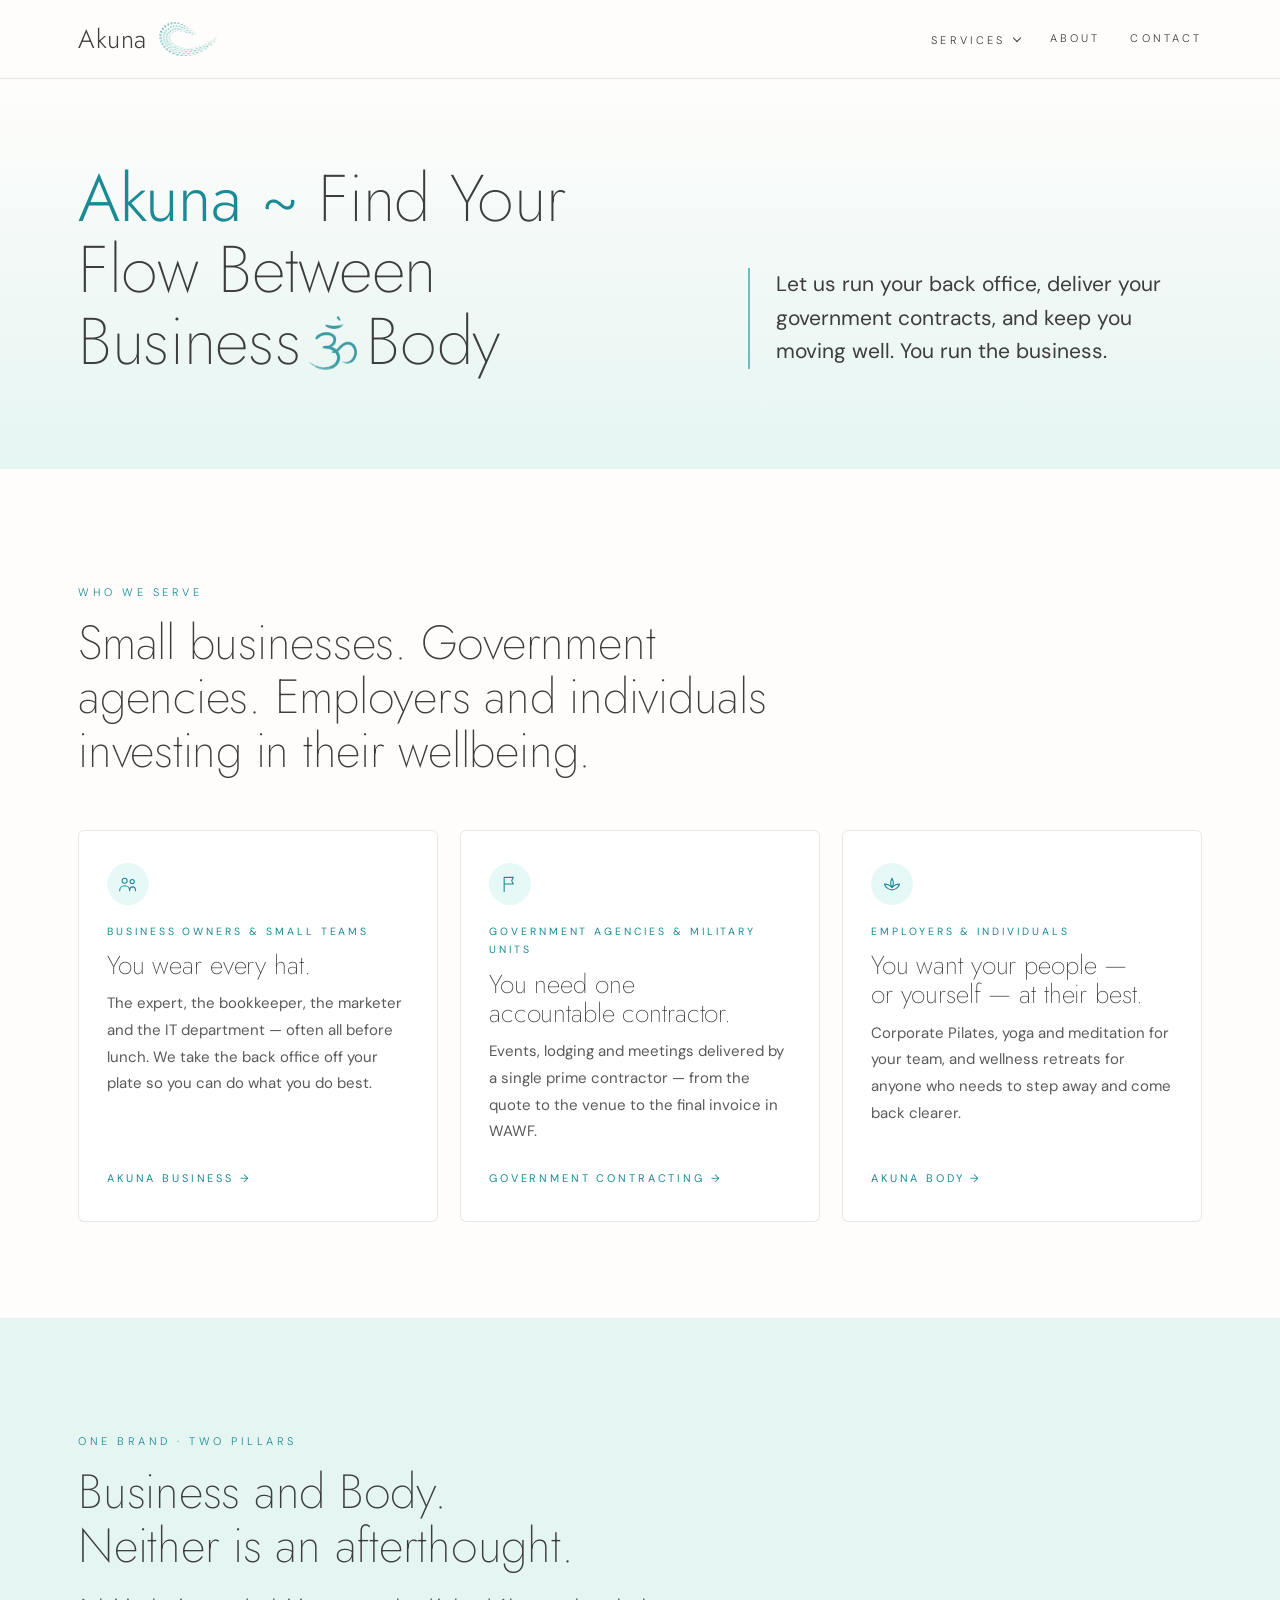
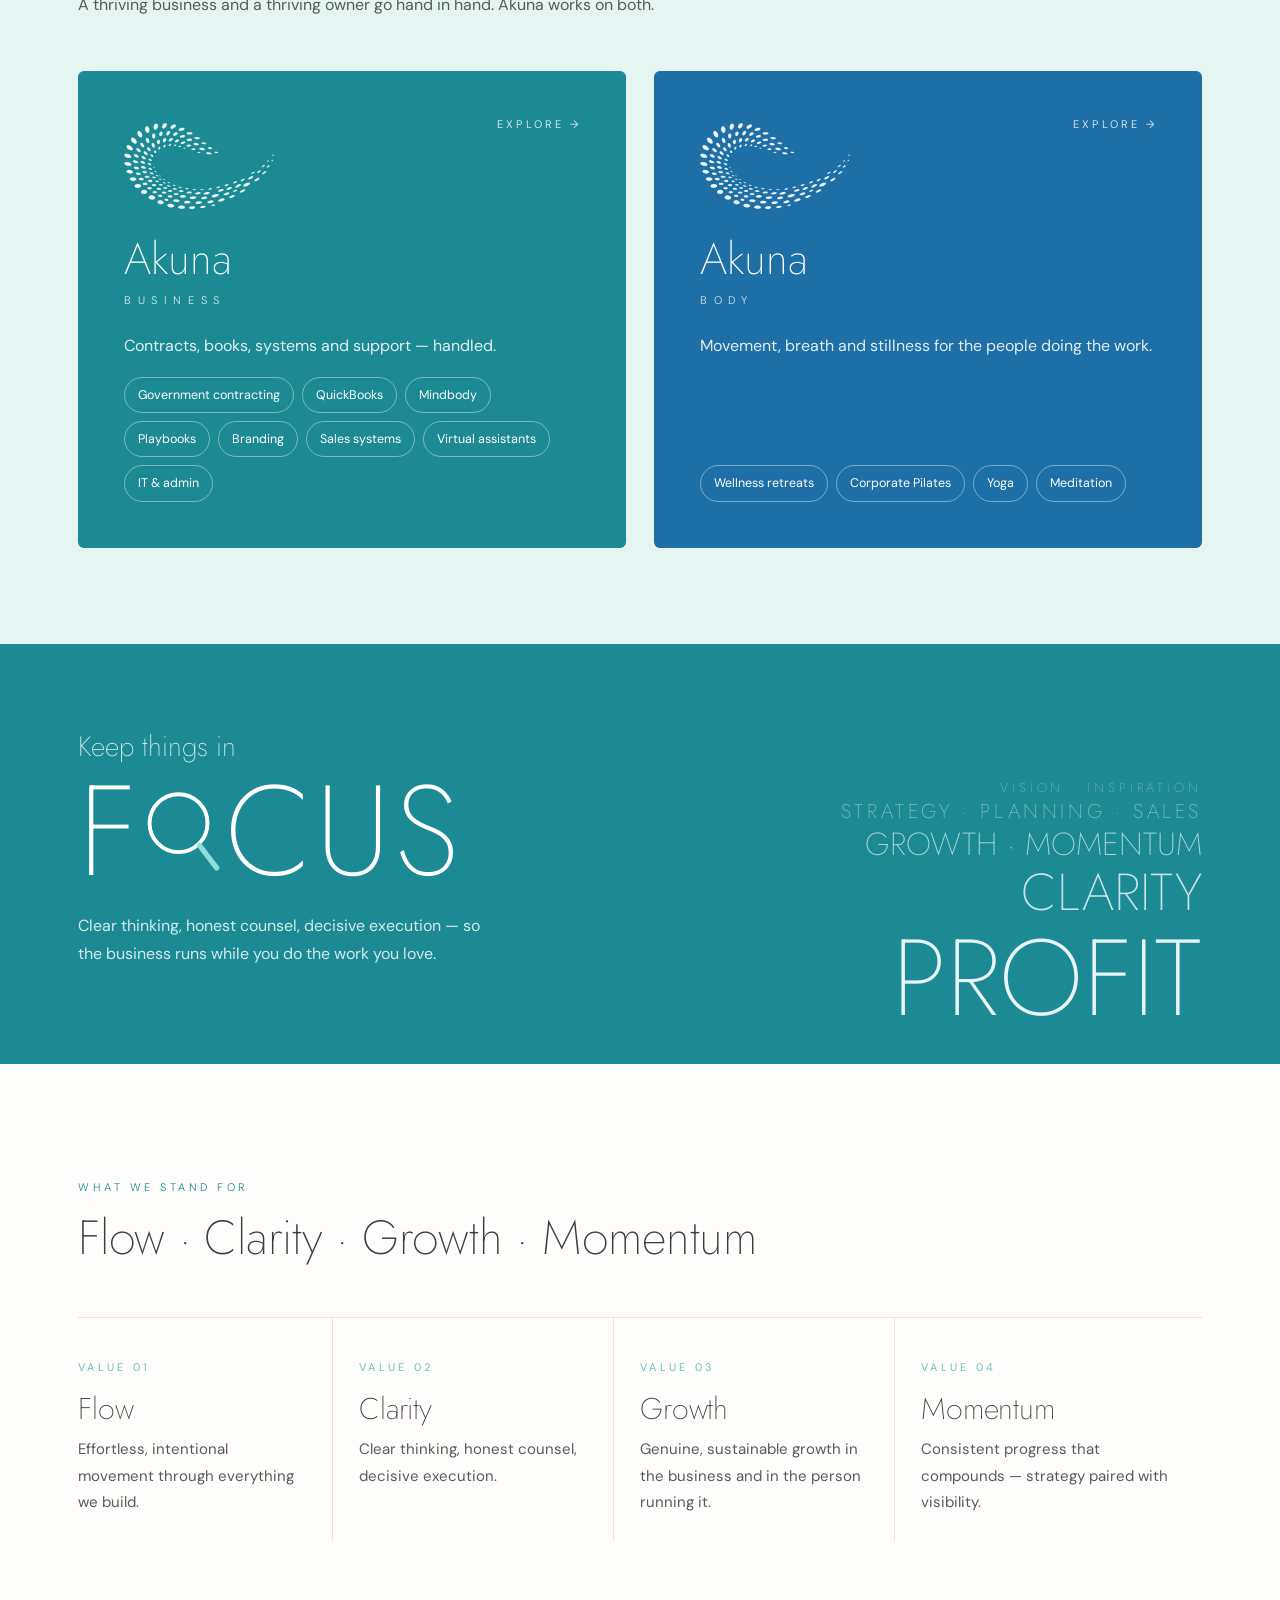
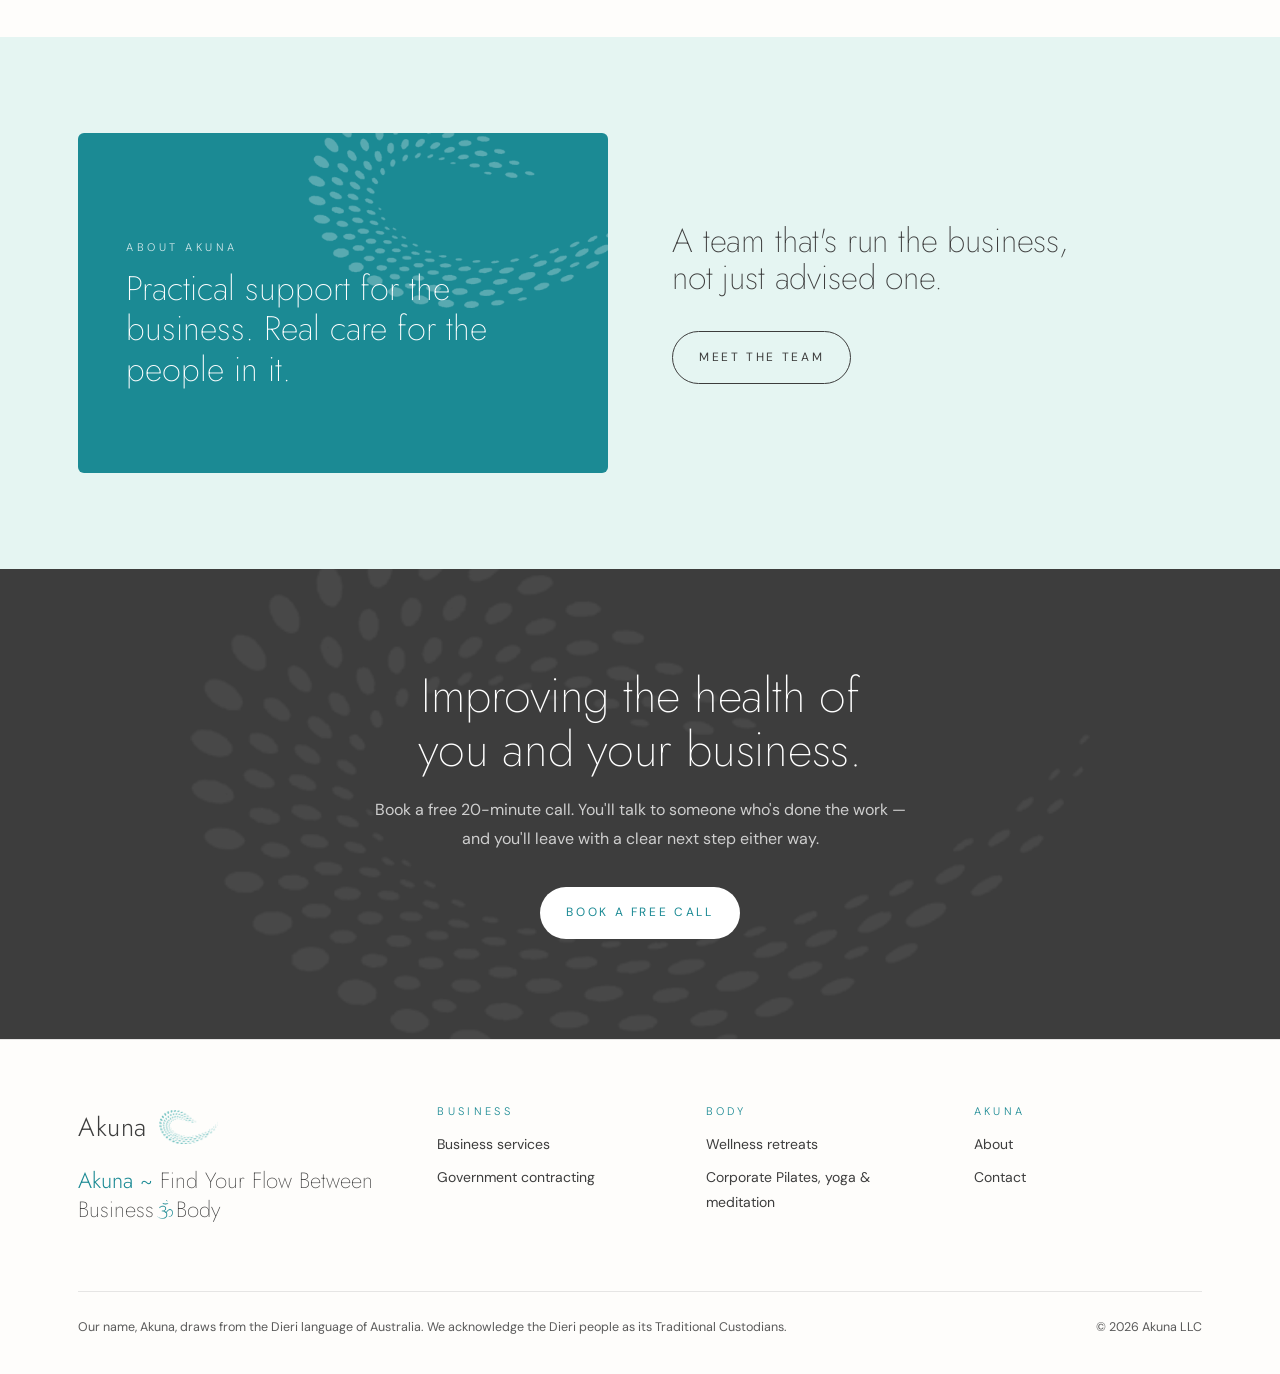
<file: index.html>
<!DOCTYPE html>
<html lang="en">
<head>
<meta charset="utf-8">
<meta name="viewport" content="width=device-width, initial-scale=1">
<title>Akuna ~ Find Your Flow Between Business ⇄ Body</title>
<meta name="description" content="Akuna LLC: government event and lodging contracting, QuickBooks, Mindbody, playbooks, branding, sales systems, virtual assistants and IT — plus wellness retreats, corporate Pilates, yoga and meditation.">
<link rel="icon" type="image/png" href="img/favicon.png">
<link rel="preconnect" href="https://fonts.googleapis.com">
<link rel="preconnect" href="https://fonts.gstatic.com" crossorigin>
<link href="https://fonts.googleapis.com/css2?family=DM+Sans:wght@300;400;500&family=Jost:wght@200;300&display=swap" rel="stylesheet">
<link rel="stylesheet" href="css/akuna.css">
</head>
<body class="">
<header class="site-head">
  <div class="wrap">
    <a class="brand" href="index.html" aria-label="Akuna home"><span>Akuna</span><img src="img/flowmark.png" alt=""></a>
    <button class="menu-btn" aria-expanded="false" aria-controls="nav">Menu</button>
    <nav class="nav" id="nav" aria-label="Main">
      <div class="dd">
        <a href="business.html" class="dd-top">Services</a>
        <div class="dd-menu">
          <a href="business.html">Akuna Business</a>
          <a href="contracting.html">Government contracting</a>
          <a href="body.html">Akuna Body</a>
        </div>
      </div>
      <a href="about.html">About</a>
      <a href="contact.html">Contact</a>
    </nav>
  </div>
</header>
<main>

<section class="hero">
  <div class="wrap">
    <div class="hero-grid">
    <h1 class="tagline"><span class="ak">Akuna ~</span> Find Your Flow Between Business<img class="om" src="img/om.png" alt=" Om ">Body</h1>
    <p class="lede hero-lede">Let us run your back office, deliver your government contracts, and keep you moving well. You run the business.</p>
    </div>
  </div>
</section>

<section>
  <div class="wrap">
    <div class="sec-head"><p class="label">Who we serve</p><h2>Small businesses. Government agencies. Employers and individuals investing in their wellbeing.</h2></div>
    <div class="cards">
      <a class="card" href="business.html"><span class="ico"><svg viewBox="0 0 24 24" fill="none" stroke="currentColor" stroke-width="1.3" stroke-linecap="round" stroke-linejoin="round" aria-hidden="true"><circle cx="8" cy="8" r="3"/><circle cx="17" cy="9" r="2.5"/><path d="M2 20c0-3.5 2.7-6 6-6s6 2.5 6 6M14 20c0-2.6 1.4-4.6 3.5-4.6S21 17.4 21 20"/></svg></span><span class="tag">Business owners &amp; small teams</span>
        <h4>You wear every hat.</h4>
        <p>The expert, the bookkeeper, the marketer and the IT department — often all before lunch. We take the back office off your plate so you can do what you do best.</p>
        <span class="more">Akuna Business →</span></a>
      <a class="card" href="contracting.html"><span class="ico"><svg viewBox="0 0 24 24" fill="none" stroke="currentColor" stroke-width="1.3" stroke-linecap="round" stroke-linejoin="round" aria-hidden="true"><path d="M5 21V4M5 4h11l-2 4 2 4H5"/></svg></span><span class="tag">Government agencies &amp; military units</span>
        <h4>You need one accountable contractor.</h4>
        <p>Events, lodging and meetings delivered by a single prime contractor — from the quote to the venue to the final invoice in WAWF.</p>
        <span class="more">Government contracting →</span></a>
      <a class="card" href="body.html"><span class="ico"><svg viewBox="0 0 24 24" fill="none" stroke="currentColor" stroke-width="1.3" stroke-linecap="round" stroke-linejoin="round" aria-hidden="true"><path d="M12 19c-4 0-8-3-9-7 3 0 6 1 9 4 3-3 6-4 9-4-1 4-5 7-9 7z"/><path d="M12 16c-2-3-2-7 0-11 2 4 2 8 0 11z"/></svg></span><span class="tag">Employers &amp; individuals</span>
        <h4>You want your people — or yourself — at their best.</h4>
        <p>Corporate Pilates, yoga and meditation for your team, and wellness retreats for anyone who needs to step away and come back clearer.</p>
        <span class="more">Akuna Body →</span></a>
    </div>
  </div>
</section>

<section class="tint">
  <div class="wrap">
    <div class="sec-head"><p class="label">One brand · two pillars</p><h2>Business and Body. Neither is an afterthought.</h2>
      <p>A thriving business and a thriving owner go hand in hand. Akuna works on both.</p></div>
    <div class="pillars">
      <a class="pillar biz" href="business.html">
        <span class="go">Explore →</span>
        <img class="pmark" src="img/flowmark-white.png" alt="">
        <span class="pname">Akuna</span><span class="pspaced">BUSINESS</span>
        <p>Contracts, books, systems and support — handled.</p>
        <ul><li>Government contracting</li><li>QuickBooks</li><li>Mindbody</li><li>Playbooks</li><li>Branding</li><li>Sales systems</li><li>Virtual assistants</li><li>IT &amp; admin</li></ul>
      </a>
      <a class="pillar bod" href="body.html">
        <span class="go">Explore →</span>
        <img class="pmark" src="img/flowmark-white.png" alt="">
        <span class="pname">Akuna</span><span class="pspaced">BODY</span>
        <p>Movement, breath and stillness for the people doing the work.</p>
        <ul><li>Wellness retreats</li><li>Corporate Pilates</li><li>Yoga</li><li>Meditation</li></ul>
      </a>
    </div>
  </div>
</section>

<section class="typebanner">
  <div class="wrap">
    <div class="tb-copy">
      <span class="kicker">Keep things in</span>
      <span class="big">F<svg viewBox="0 0 60 70" fill="none" stroke="currentColor" stroke-width="3" aria-hidden="true"><circle cx="27" cy="29" r="22"/><path d="M43 46l13 17" stroke="#8FDDD9" stroke-width="4" stroke-linecap="round"/></svg>CUS</span>
      <p style="color:rgba(255,255,255,.82);max-width:26em;margin-top:22px">Clear thinking, honest counsel, decisive execution — so the business runs while you do the work you love.</p>
    </div>
    <div class="stack" aria-hidden="true"><span class="s1">Vision · Inspiration</span><span class="s2">Strategy · Planning · Sales</span><span class="s3">Growth · Momentum</span><span class="s4">Clarity</span><span class="s5">Profit</span></div>
  </div>
</section>

<section>
  <div class="wrap">
    <div class="sec-head"><p class="label">What we stand for</p><h2>Flow · Clarity · Growth · Momentum</h2></div>
    <div class="values">
      <div class="value"><span class="n">VALUE 01</span><h4>Flow</h4><p>Effortless, intentional movement through everything we build.</p></div>
      <div class="value"><span class="n">VALUE 02</span><h4>Clarity</h4><p>Clear thinking, honest counsel, decisive execution.</p></div>
      <div class="value"><span class="n">VALUE 03</span><h4>Growth</h4><p>Genuine, sustainable growth in the business and in the person running it.</p></div>
      <div class="value"><span class="n">VALUE 04</span><h4>Momentum</h4><p>Consistent progress that compounds — strategy paired with visibility.</p></div>
    </div>
  </div>
</section>

<section class="tint">
  <div class="wrap split">
    <div class="panel"><img class="pm" src="img/flowmark-white.png" alt="">
      <p class="label" style="color:#fff;opacity:.8">About Akuna</p>
      <p class="q">Practical support for the business. Real care for the people in it.</p></div>
    <div>
      <h3>A team that's run the business, not just advised one.</h3>
      <div class="btn-row"><a class="btn ghost" href="about.html">Meet the team</a></div>
    </div>
  </div>
</section>
<section class="cta-band"><img class="cm" src="img/flowmark-white.png" alt="">
  <div class="wrap"><h2>Improving the health of you and your business.</h2><p>Book a free 20-minute call. You'll talk to someone who's done the work — and you'll leave with a clear next step either way.</p>
  <div class="btn-row"><a class="btn light" href="contact.html">Book a free call</a></div>
</div></section>
</main>
<footer class="site-foot">
  <div class="wrap">
    <div class="foot-grid">
      <div>
        <a class="brand" href="index.html"><span>Akuna</span><img src="img/flowmark.png" alt=""></a>
        <p class="foot-tag"><b>Akuna ~</b> Find Your Flow Between Business<img class="om" src="img/om.png" alt=" Om ">Body</p>
      </div>
      <div><h5>Business</h5><ul>
        <li><a href="business.html">Business services</a></li>
        <li><a href="contracting.html">Government contracting</a></li></ul></div>
      <div><h5>Body</h5><ul>
        <li><a href="body.html#retreats">Wellness retreats</a></li>
        <li><a href="body.html#classes">Corporate Pilates, yoga &amp; meditation</a></li></ul></div>
      <div><h5>Akuna</h5><ul>
        <li><a href="about.html">About</a></li>
        <li><a href="contact.html">Contact</a></li></ul></div>
    </div>
    <div class="ack">
      <span>Our name, Akuna, draws from the Dieri language of Australia. We acknowledge the Dieri people as its Traditional Custodians.</span>
      <span>© 2026 Akuna LLC</span>
    </div>
  </div>
</footer>
<script>
(function(){var b=document.querySelector('.menu-btn'),n=document.getElementById('nav');
if(b)b.addEventListener('click',function(){var o=n.classList.toggle('open');b.setAttribute('aria-expanded',o)});})();
</script>
</body>
</html>
</file>
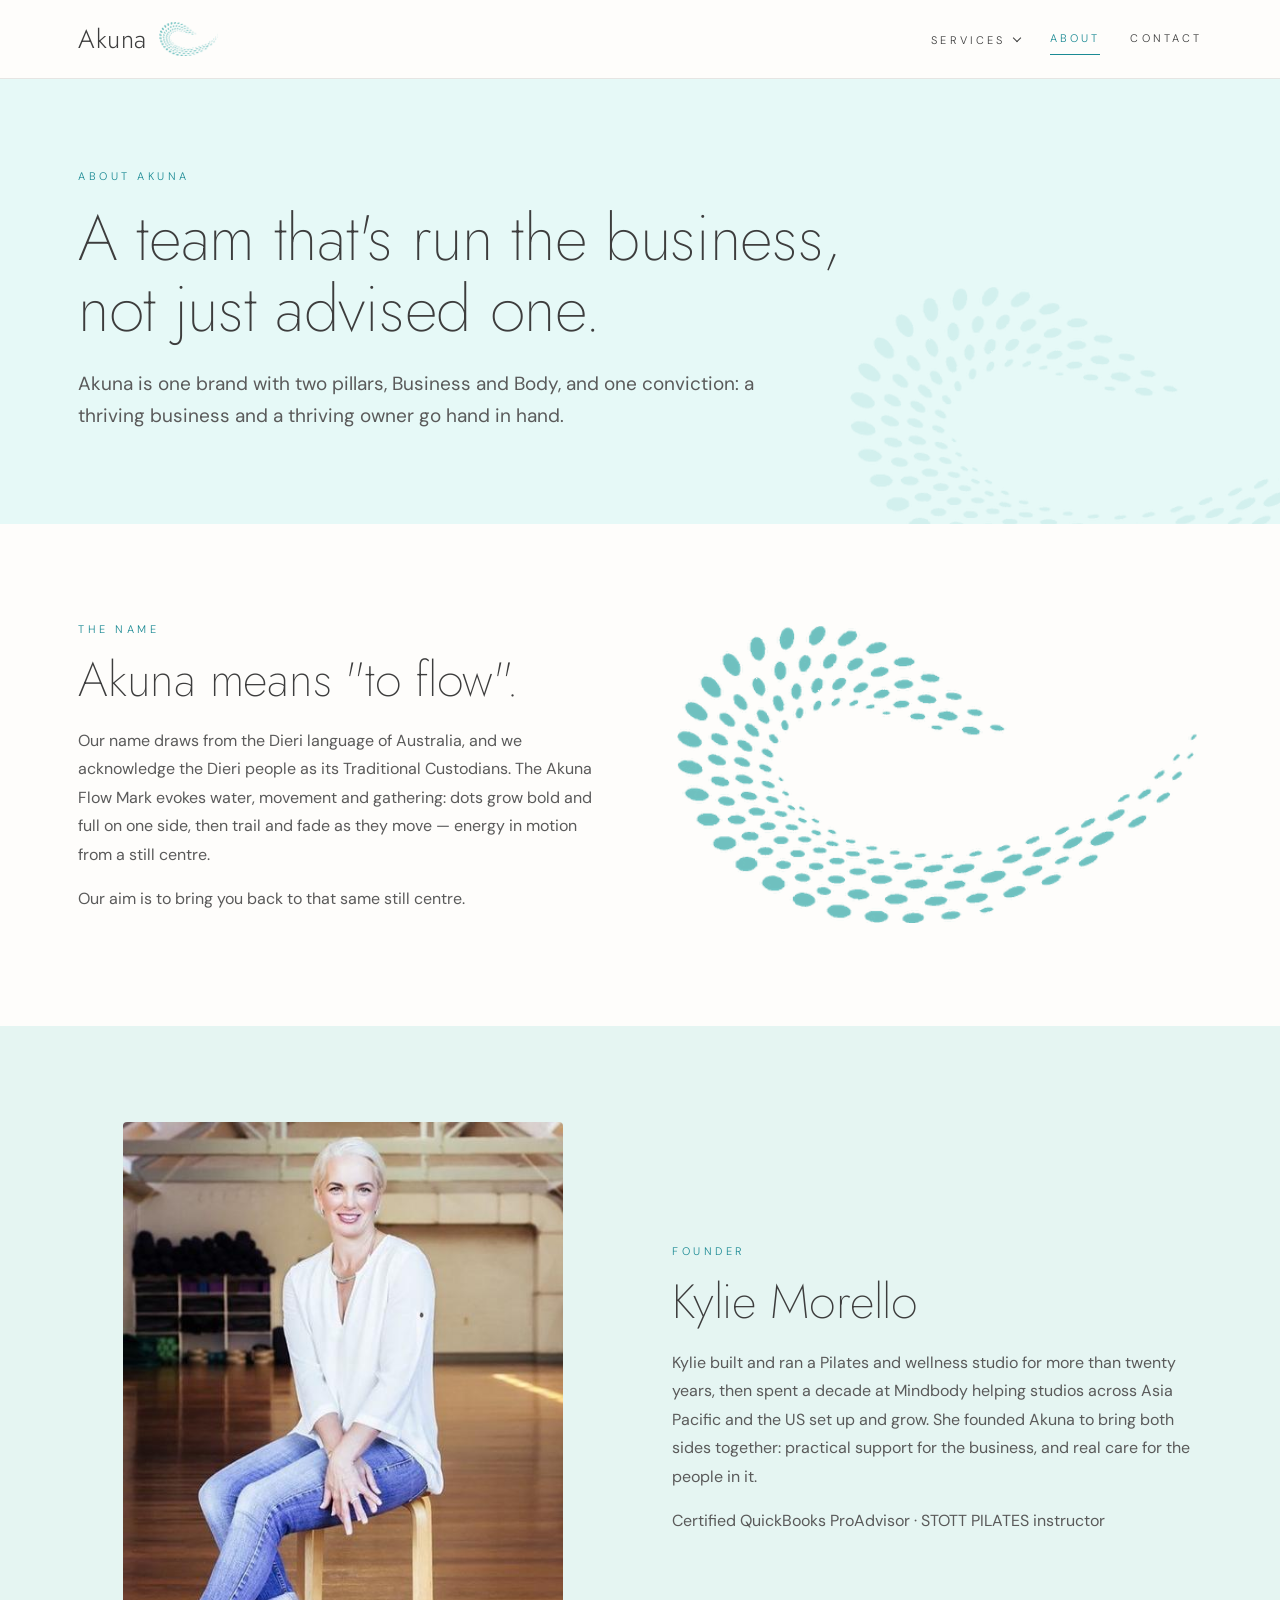
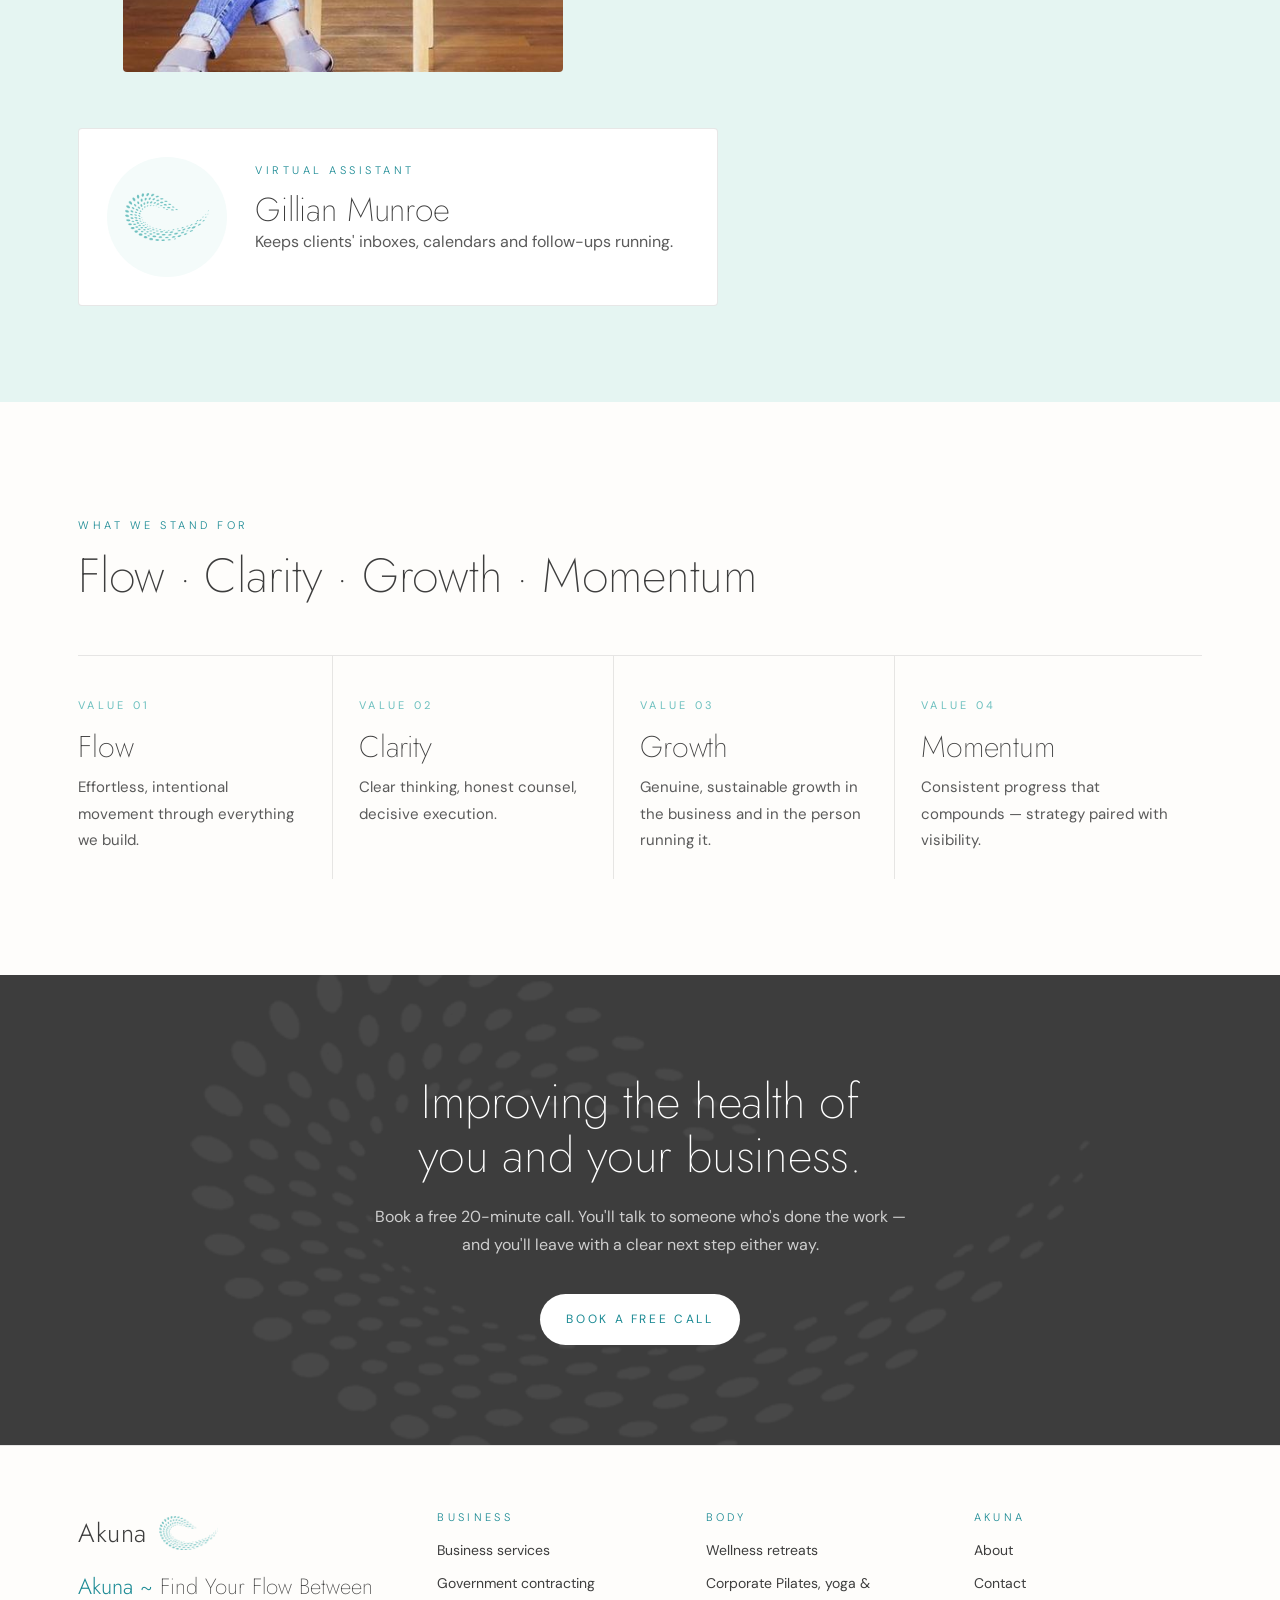
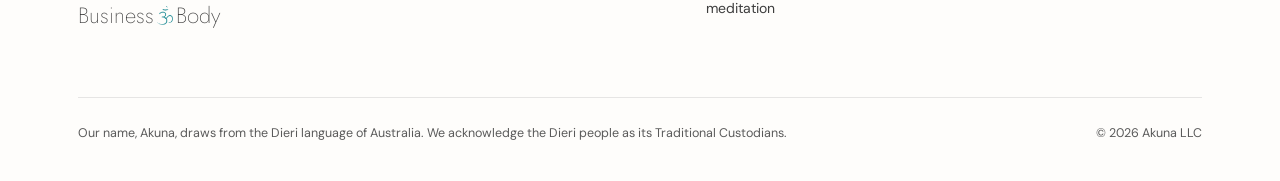
<file: about.html>
<!DOCTYPE html>
<html lang="en">
<head>
<meta charset="utf-8">
<meta name="viewport" content="width=device-width, initial-scale=1">
<title>About Akuna · Kylie Morello</title>
<meta name="description" content="Akuna LLC is led by Kylie Morello: two decades running a Pilates and wellness studio, years on Mindbody's Asia Pacific and US teams, and a STOTT PILATES certified instructor.">
<link rel="icon" type="image/png" href="img/favicon.png">
<link rel="preconnect" href="https://fonts.googleapis.com">
<link rel="preconnect" href="https://fonts.gstatic.com" crossorigin>
<link href="https://fonts.googleapis.com/css2?family=DM+Sans:wght@300;400;500&family=Jost:wght@200;300&display=swap" rel="stylesheet">
<link rel="stylesheet" href="css/akuna.css">
</head>
<body class="">
<header class="site-head">
  <div class="wrap">
    <a class="brand" href="index.html" aria-label="Akuna home"><span>Akuna</span><img src="img/flowmark.png" alt=""></a>
    <button class="menu-btn" aria-expanded="false" aria-controls="nav">Menu</button>
    <nav class="nav" id="nav" aria-label="Main">
      <div class="dd">
        <a href="business.html" class="dd-top">Services</a>
        <div class="dd-menu">
          <a href="business.html">Akuna Business</a>
          <a href="contracting.html">Government contracting</a>
          <a href="body.html">Akuna Body</a>
        </div>
      </div>
      <a href="about.html" aria-current="page">About</a>
      <a href="contact.html">Contact</a>
    </nav>
  </div>
</header>
<main>

<section class="page-hero"><img class="ghost-mark" src="img/flowmark.png" alt="">
  <div class="wrap"><p class="label">About Akuna</p>
  <h1 style="margin-top:16px">A team that's run the business, not just advised one.</h1>
  <p class="lede">Akuna is one brand with two pillars, Business and Body, and one conviction: a thriving business and a thriving owner go hand in hand.</p></div>
</section>

<section>
  <div class="wrap split">
    <div>
      <p class="label">The name</p>
      <h2 style="margin-top:14px">Akuna means "to flow".</h2>
      <p style="margin-top:20px">Our name draws from the Dieri language of Australia, and we acknowledge the Dieri people as its Traditional Custodians. The Akuna Flow Mark evokes water, movement and gathering: dots grow bold and full on one side, then trail and fade as they move — energy in motion from a still centre.</p>
      <p>Our aim is to bring you back to that same still centre.</p>
    </div>
    <div><img src="img/flowmark.png" alt="The Akuna Flow Mark" style="width:100%;max-width:520px;margin:0 auto"></div>
  </div>
</section>

<section class="tint">
  <div class="wrap split bio">
    <div><img class="bio-photo" src="img/kylie.jpg" alt="Kylie Morello, founder of Akuna"></div>
    <div>
      <p class="label">Founder</p>
      <h2 style="margin-top:14px">Kylie Morello</h2>
      <p style="margin-top:20px">Kylie built and ran a Pilates and wellness studio for more than twenty years, then spent a decade at Mindbody helping studios across Asia Pacific and the US set up and grow. She founded Akuna to bring both sides together: practical support for the business, and real care for the people in it.</p>
      <p>Certified QuickBooks ProAdvisor · STOTT PILATES instructor</p>
    </div>
  </div>
  <div class="wrap team-row">
    <div class="team-card"><div class="team-mark"><img src="img/flowmark.png" alt=""></div>
      <div><p class="label">Virtual Assistant</p><h3 style="margin-top:8px">Gillian Munroe</h3><p>Keeps clients' inboxes, calendars and follow-ups running.</p></div></div>
  </div>
</section>

<section>
  <div class="wrap">
    <div class="sec-head"><p class="label">What we stand for</p><h2>Flow · Clarity · Growth · Momentum</h2></div>
    <div class="values">
      <div class="value"><span class="n">VALUE 01</span><h4>Flow</h4><p>Effortless, intentional movement through everything we build.</p></div>
      <div class="value"><span class="n">VALUE 02</span><h4>Clarity</h4><p>Clear thinking, honest counsel, decisive execution.</p></div>
      <div class="value"><span class="n">VALUE 03</span><h4>Growth</h4><p>Genuine, sustainable growth in the business and in the person running it.</p></div>
      <div class="value"><span class="n">VALUE 04</span><h4>Momentum</h4><p>Consistent progress that compounds — strategy paired with visibility.</p></div>
    </div>
  </div>
</section>
<section class="cta-band"><img class="cm" src="img/flowmark-white.png" alt="">
  <div class="wrap"><h2>Improving the health of you and your business.</h2><p>Book a free 20-minute call. You'll talk to someone who's done the work — and you'll leave with a clear next step either way.</p>
  <div class="btn-row"><a class="btn light" href="contact.html">Book a free call</a></div>
</div></section>
</main>
<footer class="site-foot">
  <div class="wrap">
    <div class="foot-grid">
      <div>
        <a class="brand" href="index.html"><span>Akuna</span><img src="img/flowmark.png" alt=""></a>
        <p class="foot-tag"><b>Akuna ~</b> Find Your Flow Between Business<img class="om" src="img/om.png" alt=" Om ">Body</p>
      </div>
      <div><h5>Business</h5><ul>
        <li><a href="business.html">Business services</a></li>
        <li><a href="contracting.html">Government contracting</a></li></ul></div>
      <div><h5>Body</h5><ul>
        <li><a href="body.html#retreats">Wellness retreats</a></li>
        <li><a href="body.html#classes">Corporate Pilates, yoga &amp; meditation</a></li></ul></div>
      <div><h5>Akuna</h5><ul>
        <li><a href="about.html">About</a></li>
        <li><a href="contact.html">Contact</a></li></ul></div>
    </div>
    <div class="ack">
      <span>Our name, Akuna, draws from the Dieri language of Australia. We acknowledge the Dieri people as its Traditional Custodians.</span>
      <span>© 2026 Akuna LLC</span>
    </div>
  </div>
</footer>
<script>
(function(){var b=document.querySelector('.menu-btn'),n=document.getElementById('nav');
if(b)b.addEventListener('click',function(){var o=n.classList.toggle('open');b.setAttribute('aria-expanded',o)});})();
</script>
</body>
</html>
</file>
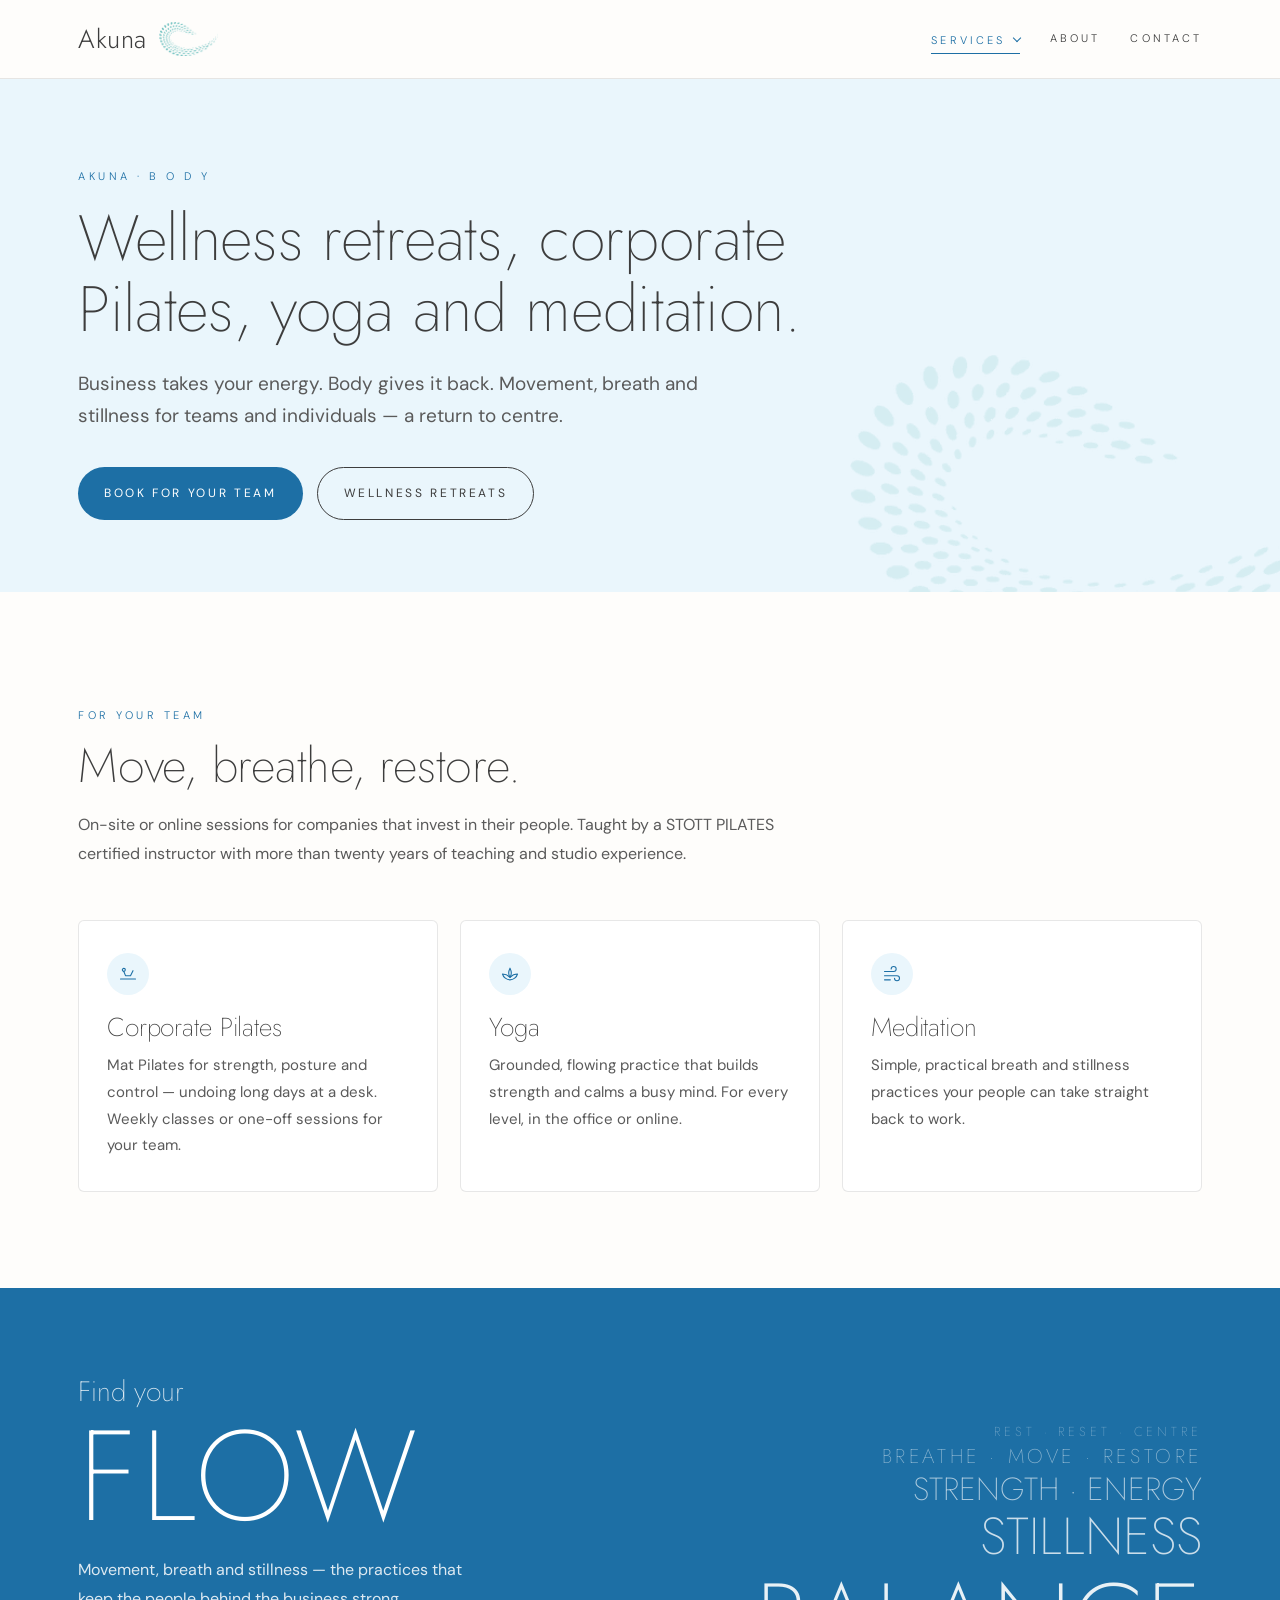
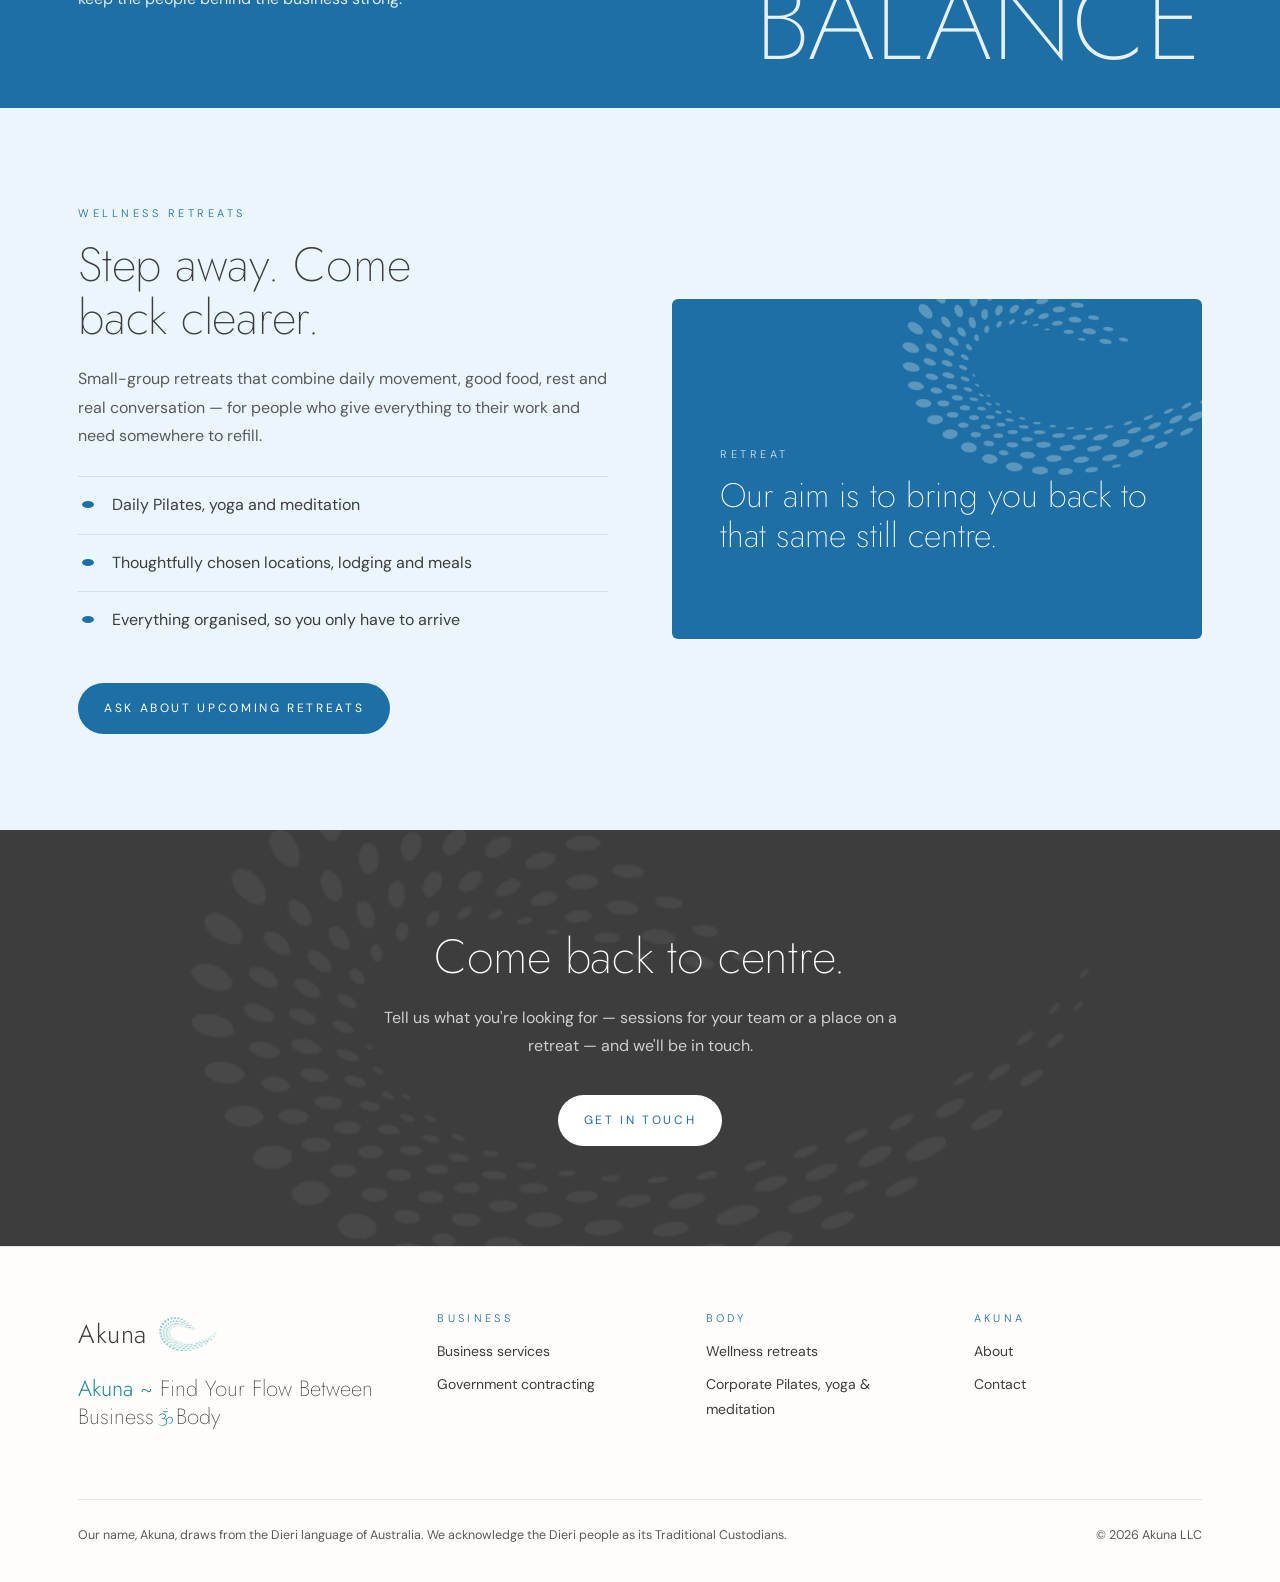
<file: body.html>
<!DOCTYPE html>
<html lang="en">
<head>
<meta charset="utf-8">
<meta name="viewport" content="width=device-width, initial-scale=1">
<title>Akuna Body · Wellness retreats, corporate Pilates, yoga & meditation</title>
<meta name="description" content="Akuna Body: wellness retreats, corporate Pilates, yoga and meditation — taught by a STOTT PILATES certified instructor with more than twenty years of experience.">
<link rel="icon" type="image/png" href="img/favicon.png">
<link rel="preconnect" href="https://fonts.googleapis.com">
<link rel="preconnect" href="https://fonts.gstatic.com" crossorigin>
<link href="https://fonts.googleapis.com/css2?family=DM+Sans:wght@300;400;500&family=Jost:wght@200;300&display=swap" rel="stylesheet">
<link rel="stylesheet" href="css/akuna.css">
</head>
<body class="pillar-body">
<header class="site-head">
  <div class="wrap">
    <a class="brand" href="index.html" aria-label="Akuna home"><span>Akuna</span><img src="img/flowmark.png" alt=""></a>
    <button class="menu-btn" aria-expanded="false" aria-controls="nav">Menu</button>
    <nav class="nav" id="nav" aria-label="Main">
      <div class="dd">
        <a href="business.html" class="dd-top on">Services</a>
        <div class="dd-menu">
          <a href="business.html">Akuna Business</a>
          <a href="contracting.html">Government contracting</a>
          <a href="body.html" aria-current="page">Akuna Body</a>
        </div>
      </div>
      <a href="about.html">About</a>
      <a href="contact.html">Contact</a>
    </nav>
  </div>
</header>
<main>

<section class="page-hero"><img class="ghost-mark" src="img/flowmark.png" alt="">
  <div class="wrap"><p class="label">Akuna · B O D Y</p>
  <h1 style="margin-top:16px">Wellness retreats, corporate Pilates, yoga and meditation.</h1>
  <p class="lede">Business takes your energy. Body gives it back. Movement, breath and stillness for teams and individuals — a return to centre.</p>
  <div class="btn-row"><a class="btn" href="contact.html?interest=Corporate%20Pilates%2C%20yoga%20%26%20meditation">Book for your team</a><a class="btn ghost" href="#retreats">Wellness retreats</a></div></div>
</section>

<section id="classes">
  <div class="wrap">
    <div class="sec-head"><p class="label">For your team</p><h2>Move, breathe, restore.</h2>
      <p>On-site or online sessions for companies that invest in their people. Taught by a STOTT PILATES certified instructor with more than twenty years of teaching and studio experience.</p></div>
    <div class="cards">
      <div class="card"><span class="ico"><svg viewBox="0 0 24 24" fill="none" stroke="currentColor" stroke-width="1.3" stroke-linecap="round" stroke-linejoin="round" aria-hidden="true"><circle cx="7" cy="7" r="1.8"/><path d="M3 18h18M7 9l2 5h6l3-6"/></svg></span><h4>Corporate Pilates</h4><p>Mat Pilates for strength, posture and control — undoing long days at a desk. Weekly classes or one-off sessions for your team.</p></div>
      <div class="card"><span class="ico"><svg viewBox="0 0 24 24" fill="none" stroke="currentColor" stroke-width="1.3" stroke-linecap="round" stroke-linejoin="round" aria-hidden="true"><path d="M12 19c-4 0-8-3-9-7 3 0 6 1 9 4 3-3 6-4 9-4-1 4-5 7-9 7z"/><path d="M12 16c-2-3-2-7 0-11 2 4 2 8 0 11z"/></svg></span><h4>Yoga</h4><p>Grounded, flowing practice that builds strength and calms a busy mind. For every level, in the office or online.</p></div>
      <div class="card"><span class="ico"><svg viewBox="0 0 24 24" fill="none" stroke="currentColor" stroke-width="1.3" stroke-linecap="round" stroke-linejoin="round" aria-hidden="true"><path d="M3 9h11a3 3 0 1 0-3-3M3 14h15a3 3 0 1 1-3 3M3 19h7"/></svg></span><h4>Meditation</h4><p>Simple, practical breath and stillness practices your people can take straight back to work.</p></div>
    </div>
  </div>
</section>

<section class="typebanner">
  <div class="wrap">
    <div class="tb-copy">
      <span class="kicker">Find your</span>
      <span class="big">FLOW</span>
      <p style="color:rgba(255,255,255,.85);max-width:26em;margin-top:22px">Movement, breath and stillness — the practices that keep the people behind the business strong.</p>
    </div>
    <div class="stack" aria-hidden="true"><span class="s1">Rest · Reset · Centre</span><span class="s2">Breathe · Move · Restore</span><span class="s3">Strength · Energy</span><span class="s4">Stillness</span><span class="s5">Balance</span></div>
  </div>
</section>

<section class="tint-accent" id="retreats">
  <div class="wrap split">
    <div>
      <p class="label">Wellness retreats</p>
      <h2 style="margin-top:14px">Step away. Come back clearer.</h2>
      <p style="margin-top:20px">Small-group retreats that combine daily movement, good food, rest and real conversation — for people who give everything to their work and need somewhere to refill.</p>
      <ul class="checks">
        <li>Daily Pilates, yoga and meditation</li>
        <li>Thoughtfully chosen locations, lodging and meals</li>
        <li>Everything organised, so you only have to arrive</li>
      </ul>
      <div class="btn-row"><a class="btn" href="contact.html?interest=Wellness%20retreats">Ask about upcoming retreats</a></div>
    </div>
    <div class="panel"><img class="pm" src="img/flowmark-white.png" alt=""><p class="label" style="color:#fff;opacity:.8">Retreat</p><p class="q">Our aim is to bring you back to that same still centre.</p></div>
  </div>
</section>
<section class="cta-band"><img class="cm" src="img/flowmark-white.png" alt="">
  <div class="wrap"><h2>Come back to centre.</h2><p>Tell us what you're looking for — sessions for your team or a place on a retreat — and we'll be in touch.</p>
  <div class="btn-row"><a class="btn light" href="contact.html">Get in touch</a></div>
</div></section>
</main>
<footer class="site-foot">
  <div class="wrap">
    <div class="foot-grid">
      <div>
        <a class="brand" href="index.html"><span>Akuna</span><img src="img/flowmark.png" alt=""></a>
        <p class="foot-tag"><b>Akuna ~</b> Find Your Flow Between Business<img class="om" src="img/om.png" alt=" Om ">Body</p>
      </div>
      <div><h5>Business</h5><ul>
        <li><a href="business.html">Business services</a></li>
        <li><a href="contracting.html">Government contracting</a></li></ul></div>
      <div><h5>Body</h5><ul>
        <li><a href="body.html#retreats">Wellness retreats</a></li>
        <li><a href="body.html#classes">Corporate Pilates, yoga &amp; meditation</a></li></ul></div>
      <div><h5>Akuna</h5><ul>
        <li><a href="about.html">About</a></li>
        <li><a href="contact.html">Contact</a></li></ul></div>
    </div>
    <div class="ack">
      <span>Our name, Akuna, draws from the Dieri language of Australia. We acknowledge the Dieri people as its Traditional Custodians.</span>
      <span>© 2026 Akuna LLC</span>
    </div>
  </div>
</footer>
<script>
(function(){var b=document.querySelector('.menu-btn'),n=document.getElementById('nav');
if(b)b.addEventListener('click',function(){var o=n.classList.toggle('open');b.setAttribute('aria-expanded',o)});})();
</script>
</body>
</html>
</file>
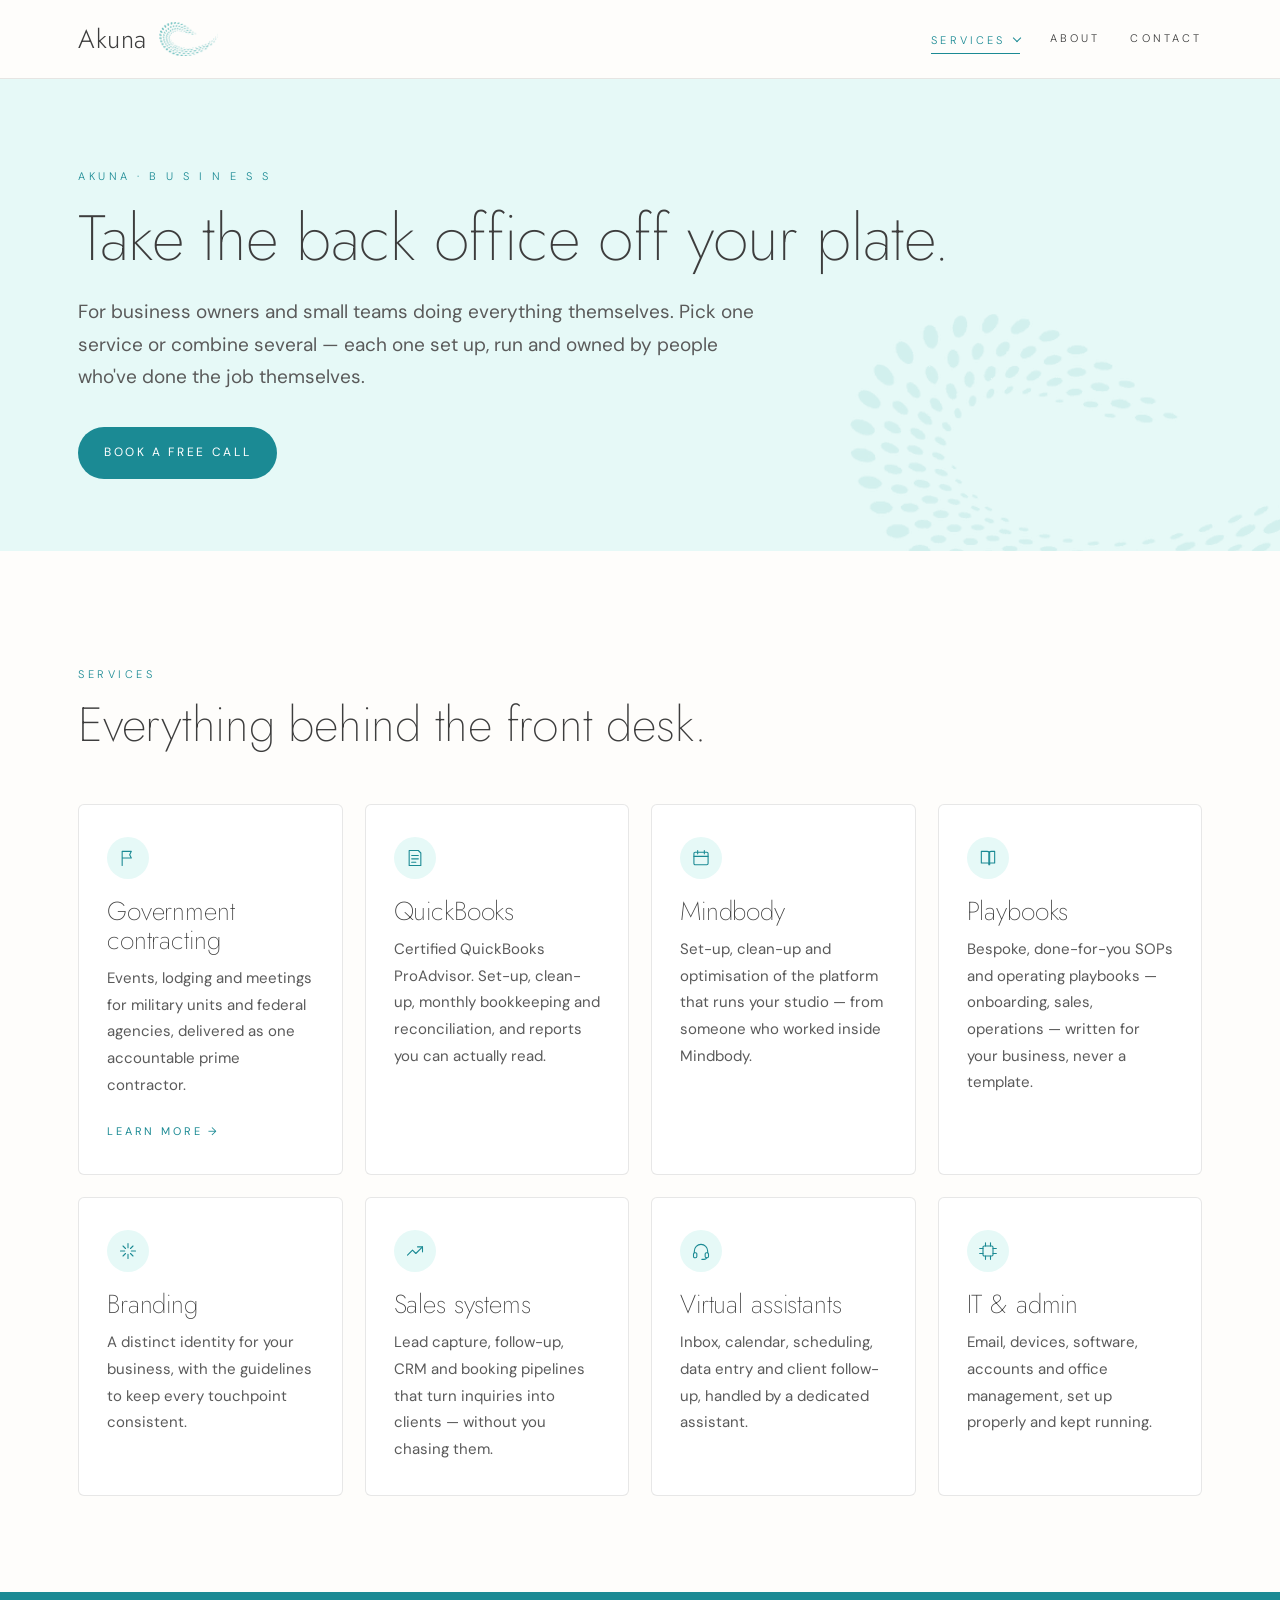
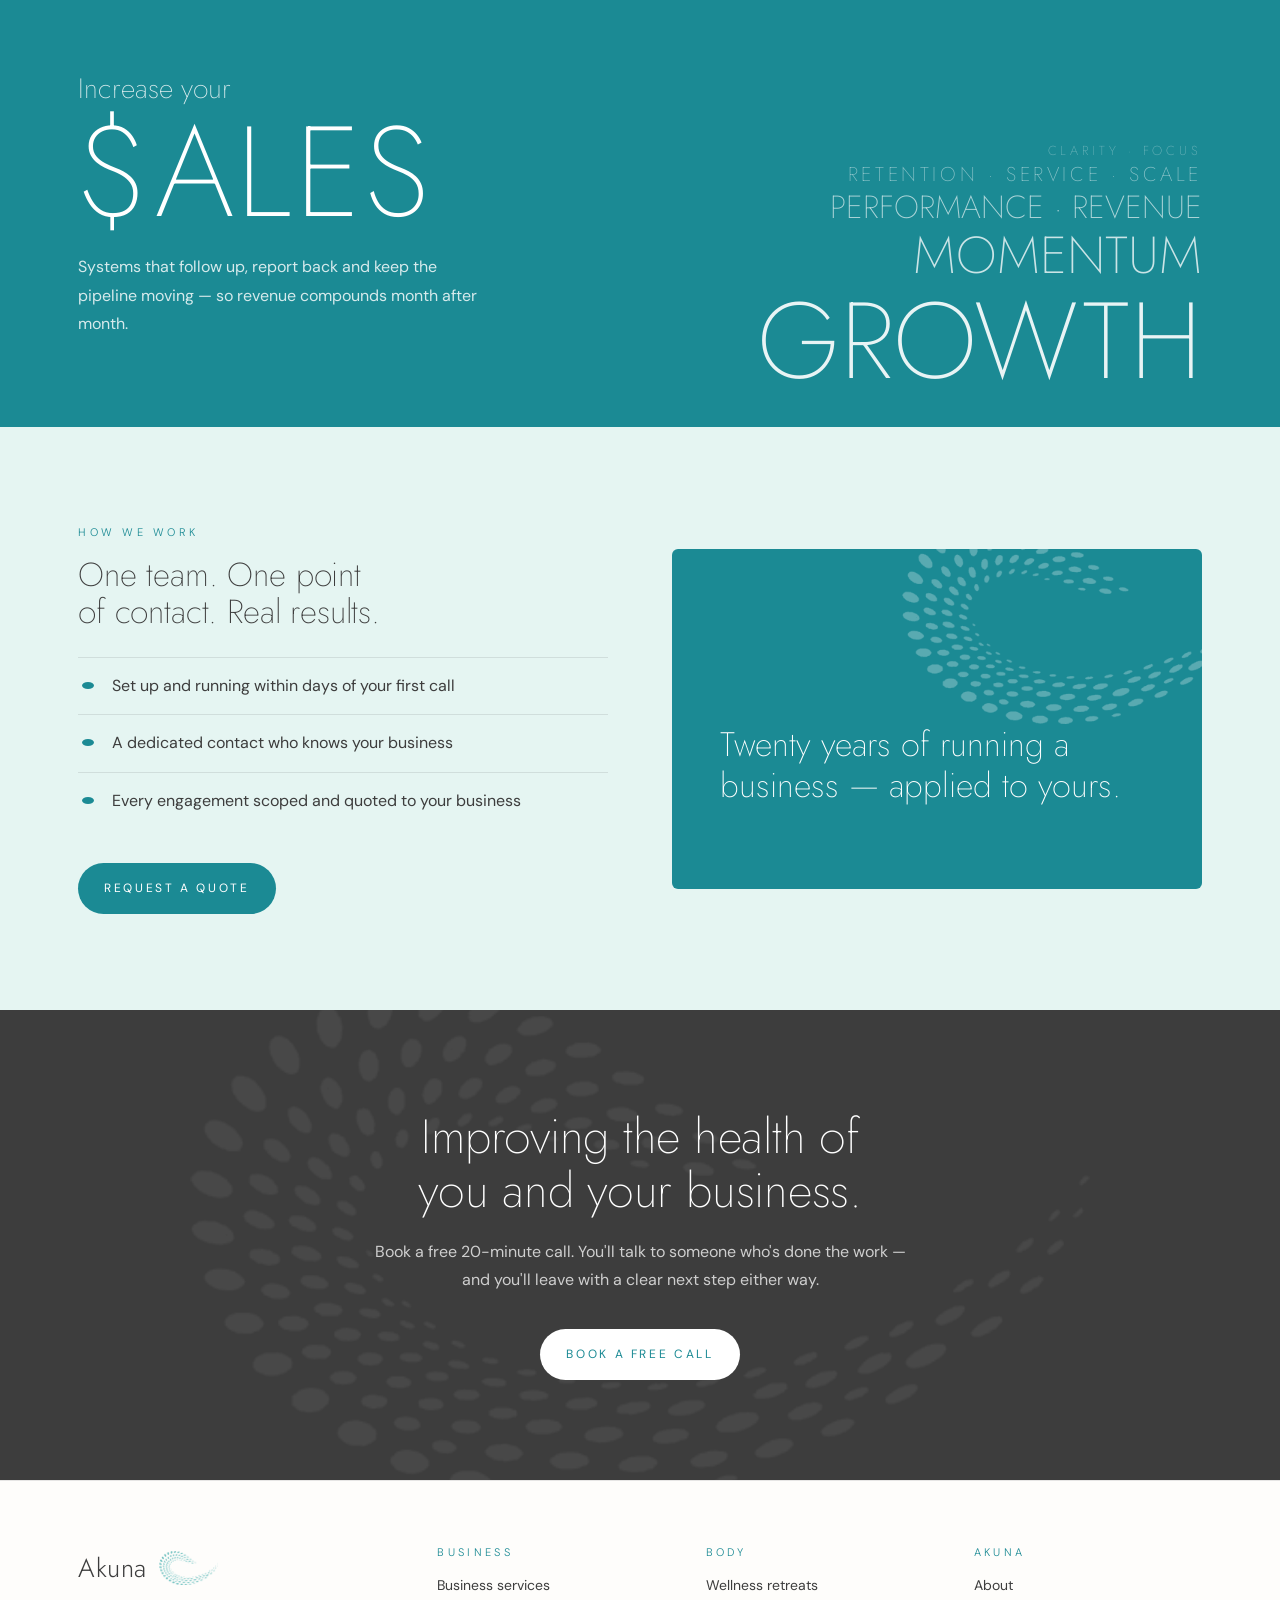
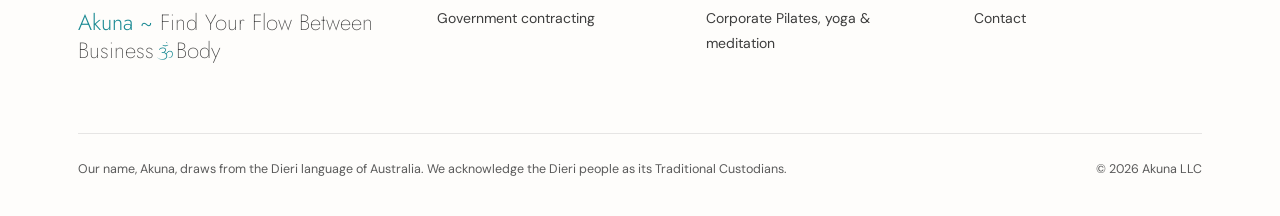
<file: business.html>
<!DOCTYPE html>
<html lang="en">
<head>
<meta charset="utf-8">
<meta name="viewport" content="width=device-width, initial-scale=1">
<title>Akuna Business · Contracting, books, systems & support</title>
<meta name="description" content="Akuna Business: government contracting, QuickBooks, Mindbody, playbooks, branding, sales systems, virtual assistants and IT & admin for business owners and small teams.">
<link rel="icon" type="image/png" href="img/favicon.png">
<link rel="preconnect" href="https://fonts.googleapis.com">
<link rel="preconnect" href="https://fonts.gstatic.com" crossorigin>
<link href="https://fonts.googleapis.com/css2?family=DM+Sans:wght@300;400;500&family=Jost:wght@200;300&display=swap" rel="stylesheet">
<link rel="stylesheet" href="css/akuna.css">
</head>
<body class="">
<header class="site-head">
  <div class="wrap">
    <a class="brand" href="index.html" aria-label="Akuna home"><span>Akuna</span><img src="img/flowmark.png" alt=""></a>
    <button class="menu-btn" aria-expanded="false" aria-controls="nav">Menu</button>
    <nav class="nav" id="nav" aria-label="Main">
      <div class="dd">
        <a href="business.html" class="dd-top on">Services</a>
        <div class="dd-menu">
          <a href="business.html" aria-current="page">Akuna Business</a>
          <a href="contracting.html">Government contracting</a>
          <a href="body.html">Akuna Body</a>
        </div>
      </div>
      <a href="about.html">About</a>
      <a href="contact.html">Contact</a>
    </nav>
  </div>
</header>
<main>

<section class="page-hero"><img class="ghost-mark" src="img/flowmark.png" alt="">
  <div class="wrap"><p class="label">Akuna · B U S I N E S S</p>
  <h1 style="margin-top:16px">Take the back office off your plate.</h1>
  <p class="lede">For business owners and small teams doing everything themselves. Pick one service or combine several — each one set up, run and owned by people who've done the job themselves.</p>
  <div class="btn-row"><a class="btn" href="contact.html">Book a free call</a></div></div>
</section>

<section>
  <div class="wrap">
    <div class="sec-head"><p class="label">Services</p><h2>Everything behind the front desk.</h2></div>
    <div class="cards four"><a class="card" href="contracting.html"><span class="ico"><svg viewBox="0 0 24 24" fill="none" stroke="currentColor" stroke-width="1.3" stroke-linecap="round" stroke-linejoin="round" aria-hidden="true"><path d="M5 21V4M5 4h11l-2 4 2 4H5"/></svg></span><h4>Government contracting</h4><p>Events, lodging and meetings for military units and federal agencies, delivered as one accountable prime contractor.</p><span class="more">Learn more →</span></a><div class="card"><span class="ico"><svg viewBox="0 0 24 24" fill="none" stroke="currentColor" stroke-width="1.3" stroke-linecap="round" stroke-linejoin="round" aria-hidden="true"><path d="M5 3h11l3 3v15H5z"/><path d="M8 9h8M8 13h8M8 17h5"/></svg></span><h4>QuickBooks</h4><p>Certified QuickBooks ProAdvisor. Set-up, clean-up, monthly bookkeeping and reconciliation, and reports you can actually read.</p></div><div class="card"><span class="ico"><svg viewBox="0 0 24 24" fill="none" stroke="currentColor" stroke-width="1.3" stroke-linecap="round" stroke-linejoin="round" aria-hidden="true"><rect x="3.5" y="5" width="17" height="15" rx="1.5"/><path d="M3.5 10h17M8 3v4M16 3v4"/></svg></span><h4>Mindbody</h4><p>Set-up, clean-up and optimisation of the platform that runs your studio — from someone who worked inside Mindbody.</p></div><div class="card"><span class="ico"><svg viewBox="0 0 24 24" fill="none" stroke="currentColor" stroke-width="1.3" stroke-linecap="round" stroke-linejoin="round" aria-hidden="true"><path d="M4 4h7a3 3 0 0 1 3 3v13a2 2 0 0 0-2-2H4z"/><path d="M20 4h-4a3 3 0 0 0-3 3v13a2 2 0 0 1 2-2h5z"/></svg></span><h4>Playbooks</h4><p>Bespoke, done-for-you SOPs and operating playbooks — onboarding, sales, operations — written for your business, never a template.</p></div><div class="card"><span class="ico"><svg viewBox="0 0 24 24" fill="none" stroke="currentColor" stroke-width="1.3" stroke-linecap="round" stroke-linejoin="round" aria-hidden="true"><path d="M12 3v5M12 16v5M3 12h5M16 12h5M6 6l3 3M15 15l3 3M18 6l-3 3M9 15l-3 3"/></svg></span><h4>Branding</h4><p>A distinct identity for your business, with the guidelines to keep every touchpoint consistent.</p></div><div class="card"><span class="ico"><svg viewBox="0 0 24 24" fill="none" stroke="currentColor" stroke-width="1.3" stroke-linecap="round" stroke-linejoin="round" aria-hidden="true"><path d="M3 17l6-6 4 4 8-8"/><path d="M15 7h6v6"/></svg></span><h4>Sales systems</h4><p>Lead capture, follow-up, CRM and booking pipelines that turn inquiries into clients — without you chasing them.</p></div><div class="card"><span class="ico"><svg viewBox="0 0 24 24" fill="none" stroke="currentColor" stroke-width="1.3" stroke-linecap="round" stroke-linejoin="round" aria-hidden="true"><path d="M4 14v-2a8 8 0 0 1 16 0v2"/><rect x="3" y="14" width="4" height="6" rx="1.5"/><rect x="17" y="14" width="4" height="6" rx="1.5"/><path d="M19 20a4 4 0 0 1-4 2h-2"/></svg></span><h4>Virtual assistants</h4><p>Inbox, calendar, scheduling, data entry and client follow-up, handled by a dedicated assistant.</p></div><div class="card"><span class="ico"><svg viewBox="0 0 24 24" fill="none" stroke="currentColor" stroke-width="1.3" stroke-linecap="round" stroke-linejoin="round" aria-hidden="true"><rect x="6" y="6" width="12" height="12" rx="1.5"/><path d="M9 2v4M15 2v4M9 18v4M15 18v4M2 9h4M2 15h4M18 9h4M18 15h4"/></svg></span><h4>IT &amp; admin</h4><p>Email, devices, software, accounts and office management, set up properly and kept running.</p></div></div>
  </div>
</section>

<section class="typebanner">
  <div class="wrap">
    <div class="tb-copy">
      <span class="kicker">Increase your</span>
      <span class="big">$ALES</span>
      <p style="color:rgba(255,255,255,.82);max-width:26em;margin-top:22px">Systems that follow up, report back and keep the pipeline moving — so revenue compounds month after month.</p>
    </div>
    <div class="stack" aria-hidden="true"><span class="s1">Clarity · Focus</span><span class="s2">Retention · Service · Scale</span><span class="s3">Performance · Revenue</span><span class="s4">Momentum</span><span class="s5">Growth</span></div>
  </div>
</section>

<section class="tint">
  <div class="wrap split">
    <div>
      <p class="label">How we work</p>
      <h3 style="margin-top:14px">One team. One point of contact. Real results.</h3>
      <ul class="checks">
        <li>Set up and running within days of your first call</li>
        <li>A dedicated contact who knows your business</li>
        <li>Every engagement scoped and quoted to your business</li>
      </ul>
      <div class="btn-row"><a class="btn" href="contact.html">Request a quote</a></div>
    </div>
    <div class="panel"><img class="pm" src="img/flowmark-white.png" alt=""><p class="q">Twenty years of running a business — applied to yours.</p></div>
  </div>
</section>
<section class="cta-band"><img class="cm" src="img/flowmark-white.png" alt="">
  <div class="wrap"><h2>Improving the health of you and your business.</h2><p>Book a free 20-minute call. You'll talk to someone who's done the work — and you'll leave with a clear next step either way.</p>
  <div class="btn-row"><a class="btn light" href="contact.html">Book a free call</a></div>
</div></section>
</main>
<footer class="site-foot">
  <div class="wrap">
    <div class="foot-grid">
      <div>
        <a class="brand" href="index.html"><span>Akuna</span><img src="img/flowmark.png" alt=""></a>
        <p class="foot-tag"><b>Akuna ~</b> Find Your Flow Between Business<img class="om" src="img/om.png" alt=" Om ">Body</p>
      </div>
      <div><h5>Business</h5><ul>
        <li><a href="business.html">Business services</a></li>
        <li><a href="contracting.html">Government contracting</a></li></ul></div>
      <div><h5>Body</h5><ul>
        <li><a href="body.html#retreats">Wellness retreats</a></li>
        <li><a href="body.html#classes">Corporate Pilates, yoga &amp; meditation</a></li></ul></div>
      <div><h5>Akuna</h5><ul>
        <li><a href="about.html">About</a></li>
        <li><a href="contact.html">Contact</a></li></ul></div>
    </div>
    <div class="ack">
      <span>Our name, Akuna, draws from the Dieri language of Australia. We acknowledge the Dieri people as its Traditional Custodians.</span>
      <span>© 2026 Akuna LLC</span>
    </div>
  </div>
</footer>
<script>
(function(){var b=document.querySelector('.menu-btn'),n=document.getElementById('nav');
if(b)b.addEventListener('click',function(){var o=n.classList.toggle('open');b.setAttribute('aria-expanded',o)});})();
</script>
</body>
</html>
</file>
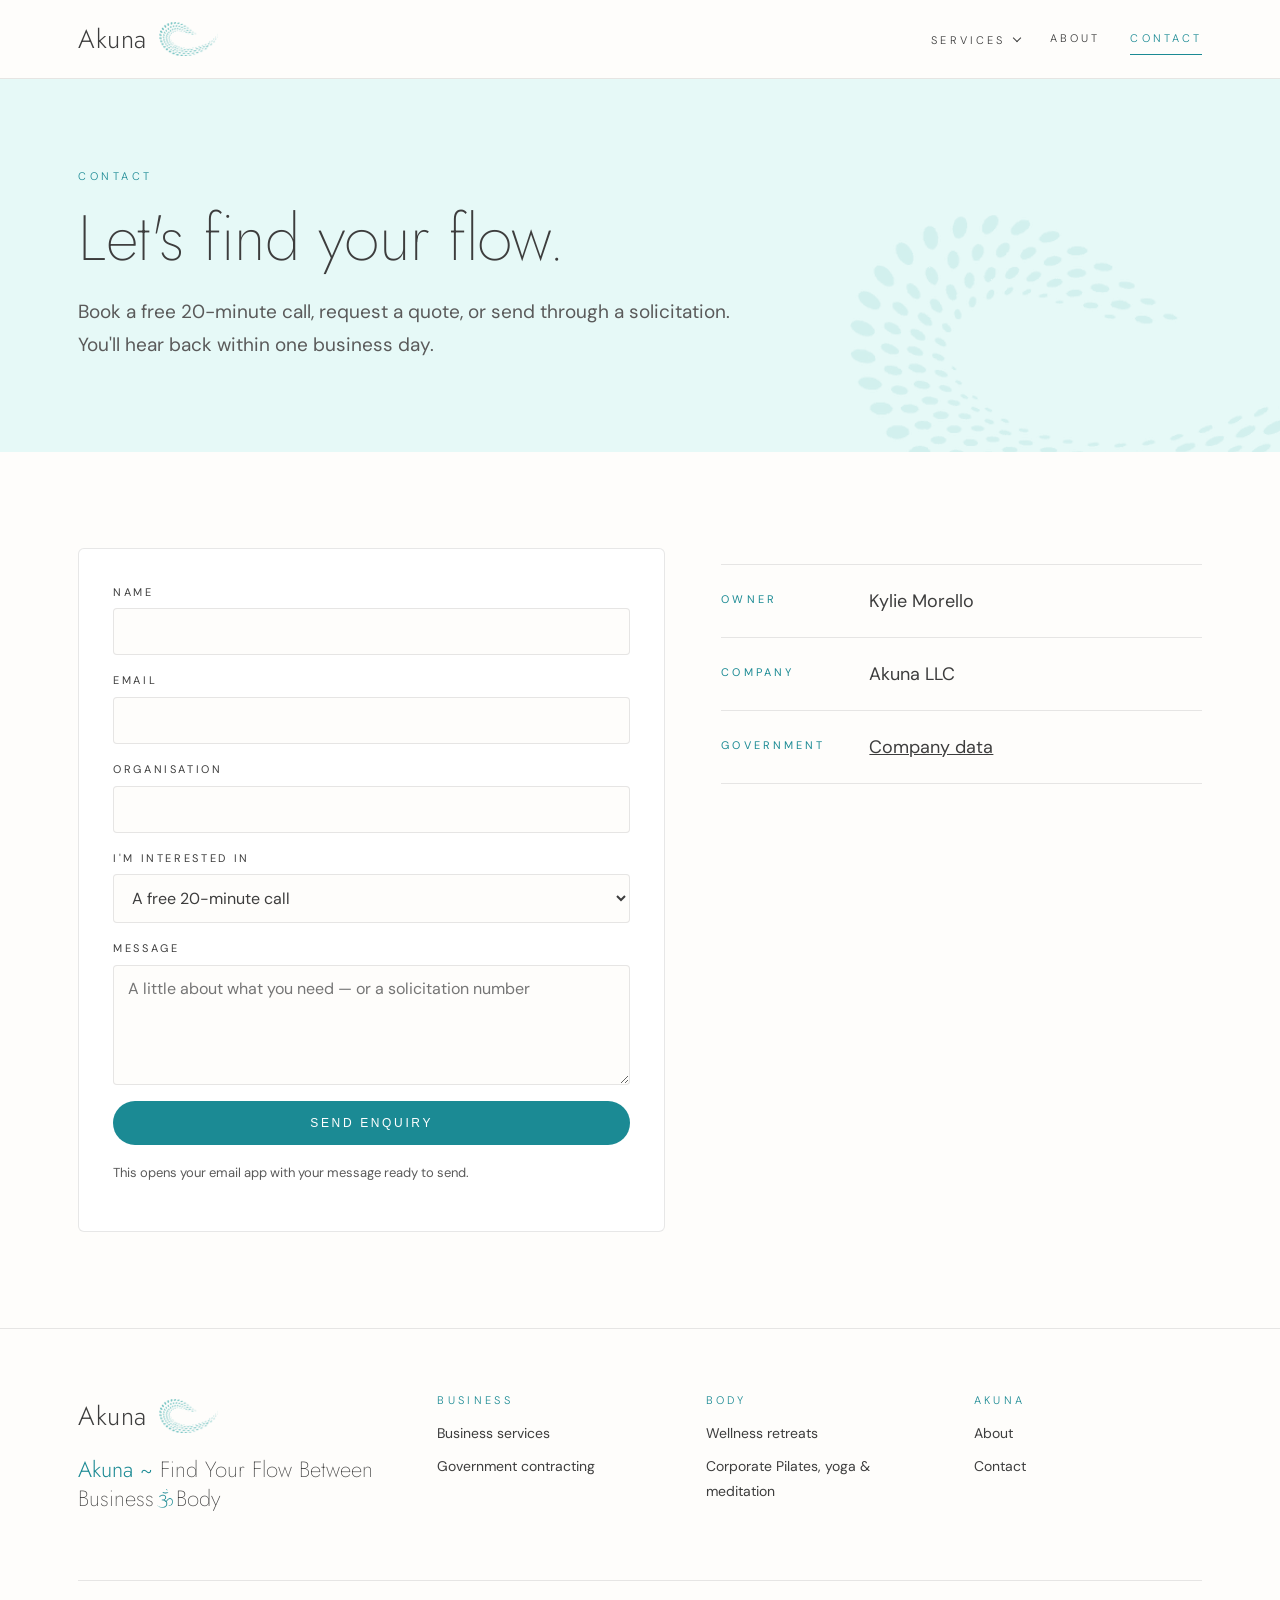
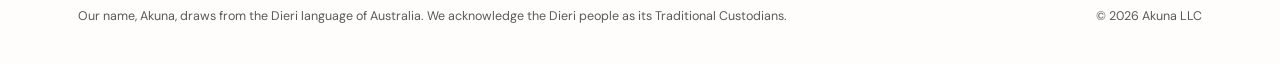
<file: contact.html>
<!DOCTYPE html>
<html lang="en">
<head>
<meta charset="utf-8">
<meta name="viewport" content="width=device-width, initial-scale=1">
<title>Contact Akuna · Book a call</title>
<meta name="description" content="Book a free 20-minute call with Akuna LLC, request a quote, or send through a solicitation.">
<link rel="icon" type="image/png" href="img/favicon.png">
<link rel="preconnect" href="https://fonts.googleapis.com">
<link rel="preconnect" href="https://fonts.gstatic.com" crossorigin>
<link href="https://fonts.googleapis.com/css2?family=DM+Sans:wght@300;400;500&family=Jost:wght@200;300&display=swap" rel="stylesheet">
<link rel="stylesheet" href="css/akuna.css">
</head>
<body class="">
<header class="site-head">
  <div class="wrap">
    <a class="brand" href="index.html" aria-label="Akuna home"><span>Akuna</span><img src="img/flowmark.png" alt=""></a>
    <button class="menu-btn" aria-expanded="false" aria-controls="nav">Menu</button>
    <nav class="nav" id="nav" aria-label="Main">
      <div class="dd">
        <a href="business.html" class="dd-top">Services</a>
        <div class="dd-menu">
          <a href="business.html">Akuna Business</a>
          <a href="contracting.html">Government contracting</a>
          <a href="body.html">Akuna Body</a>
        </div>
      </div>
      <a href="about.html">About</a>
      <a href="contact.html" aria-current="page">Contact</a>
    </nav>
  </div>
</header>
<main>

<section class="page-hero"><img class="ghost-mark" src="img/flowmark.png" alt="">
  <div class="wrap"><p class="label">Contact</p>
  <h1 style="margin-top:16px">Let's find your flow.</h1>
  <p class="lede">Book a free 20-minute call, request a quote, or send through a solicitation. You'll hear back within one business day.</p></div>
</section>

<section>
  <div class="wrap contact-grid">
    <form class="enquiry" id="enquiry" novalidate>
      <label>Name<input name="name" autocomplete="name" required></label>
      <label>Email<input name="email" type="email" autocomplete="email" required></label>
      <label>Organisation<input name="org" autocomplete="organization"></label>
      <label>I'm interested in
        <select name="interest" id="interest">
          <option>A free 20-minute call</option>
          <option>Government contracting</option>
          <option>QuickBooks</option>
          <option>Mindbody</option>
          <option>Playbooks</option>
          <option>Branding</option>
          <option>Sales systems</option>
          <option>Virtual assistants</option>
          <option>IT &amp; admin</option>
          <option>Corporate Pilates, yoga &amp; meditation</option>
          <option>Wellness retreats</option>
          <option>Becoming a partner</option>
          <option>Something else</option>
        </select></label>
      <label>Message<textarea name="message" placeholder="A little about what you need — or a solicitation number"></textarea></label>
      <button class="btn" type="submit" style="justify-content:center;border:0;cursor:pointer">Send enquiry</button>
      <p class="note">This opens your email app with your message ready to send.</p>
      <p class="ok" id="ok" role="status">Your email app should now be open with your message ready to send.</p>
    </form>
    <dl class="cinfo">
      <div><dt>Owner</dt><dd>Kylie Morello</dd></div>
      <div><dt>Company</dt><dd>Akuna LLC</dd></div>
      <div><dt>Government</dt><dd><a href="contracting.html#capability">Company data</a></dd></div>
    </dl>
  </div>
</section>
<script>
(function(){
  var f=document.getElementById('enquiry'),sel=document.getElementById('interest');
  try{var i=new URLSearchParams(location.search).get('interest');
    if(i){for(var k=0;k<sel.options.length;k++)if(sel.options[k].text===i)sel.selectedIndex=k}}catch(e){}
  f.addEventListener('submit',function(e){
    e.preventDefault();
    if(!f.name.value.trim()||!f.email.value.trim()){f.name.focus();return}
    var s='Enquiry: '+sel.value+' — '+f.name.value.trim();
    var b='Name: '+f.name.value.trim()+'\nEmail: '+f.email.value.trim()+'\nOrganisation: '+f.org.value.trim()+'\nInterested in: '+sel.value+'\n\n'+f.message.value;
    document.getElementById('ok').style.display='block';
    window.location.href='mailto:contracts@akunahouse.com?subject='+encodeURIComponent(s)+'&body='+encodeURIComponent(b);
  });
})();
</script>
</main>
<footer class="site-foot">
  <div class="wrap">
    <div class="foot-grid">
      <div>
        <a class="brand" href="index.html"><span>Akuna</span><img src="img/flowmark.png" alt=""></a>
        <p class="foot-tag"><b>Akuna ~</b> Find Your Flow Between Business<img class="om" src="img/om.png" alt=" Om ">Body</p>
      </div>
      <div><h5>Business</h5><ul>
        <li><a href="business.html">Business services</a></li>
        <li><a href="contracting.html">Government contracting</a></li></ul></div>
      <div><h5>Body</h5><ul>
        <li><a href="body.html#retreats">Wellness retreats</a></li>
        <li><a href="body.html#classes">Corporate Pilates, yoga &amp; meditation</a></li></ul></div>
      <div><h5>Akuna</h5><ul>
        <li><a href="about.html">About</a></li>
        <li><a href="contact.html">Contact</a></li></ul></div>
    </div>
    <div class="ack">
      <span>Our name, Akuna, draws from the Dieri language of Australia. We acknowledge the Dieri people as its Traditional Custodians.</span>
      <span>© 2026 Akuna LLC</span>
    </div>
  </div>
</footer>
<script>
(function(){var b=document.querySelector('.menu-btn'),n=document.getElementById('nav');
if(b)b.addEventListener('click',function(){var o=n.classList.toggle('open');b.setAttribute('aria-expanded',o)});})();
</script>
</body>
</html>
</file>
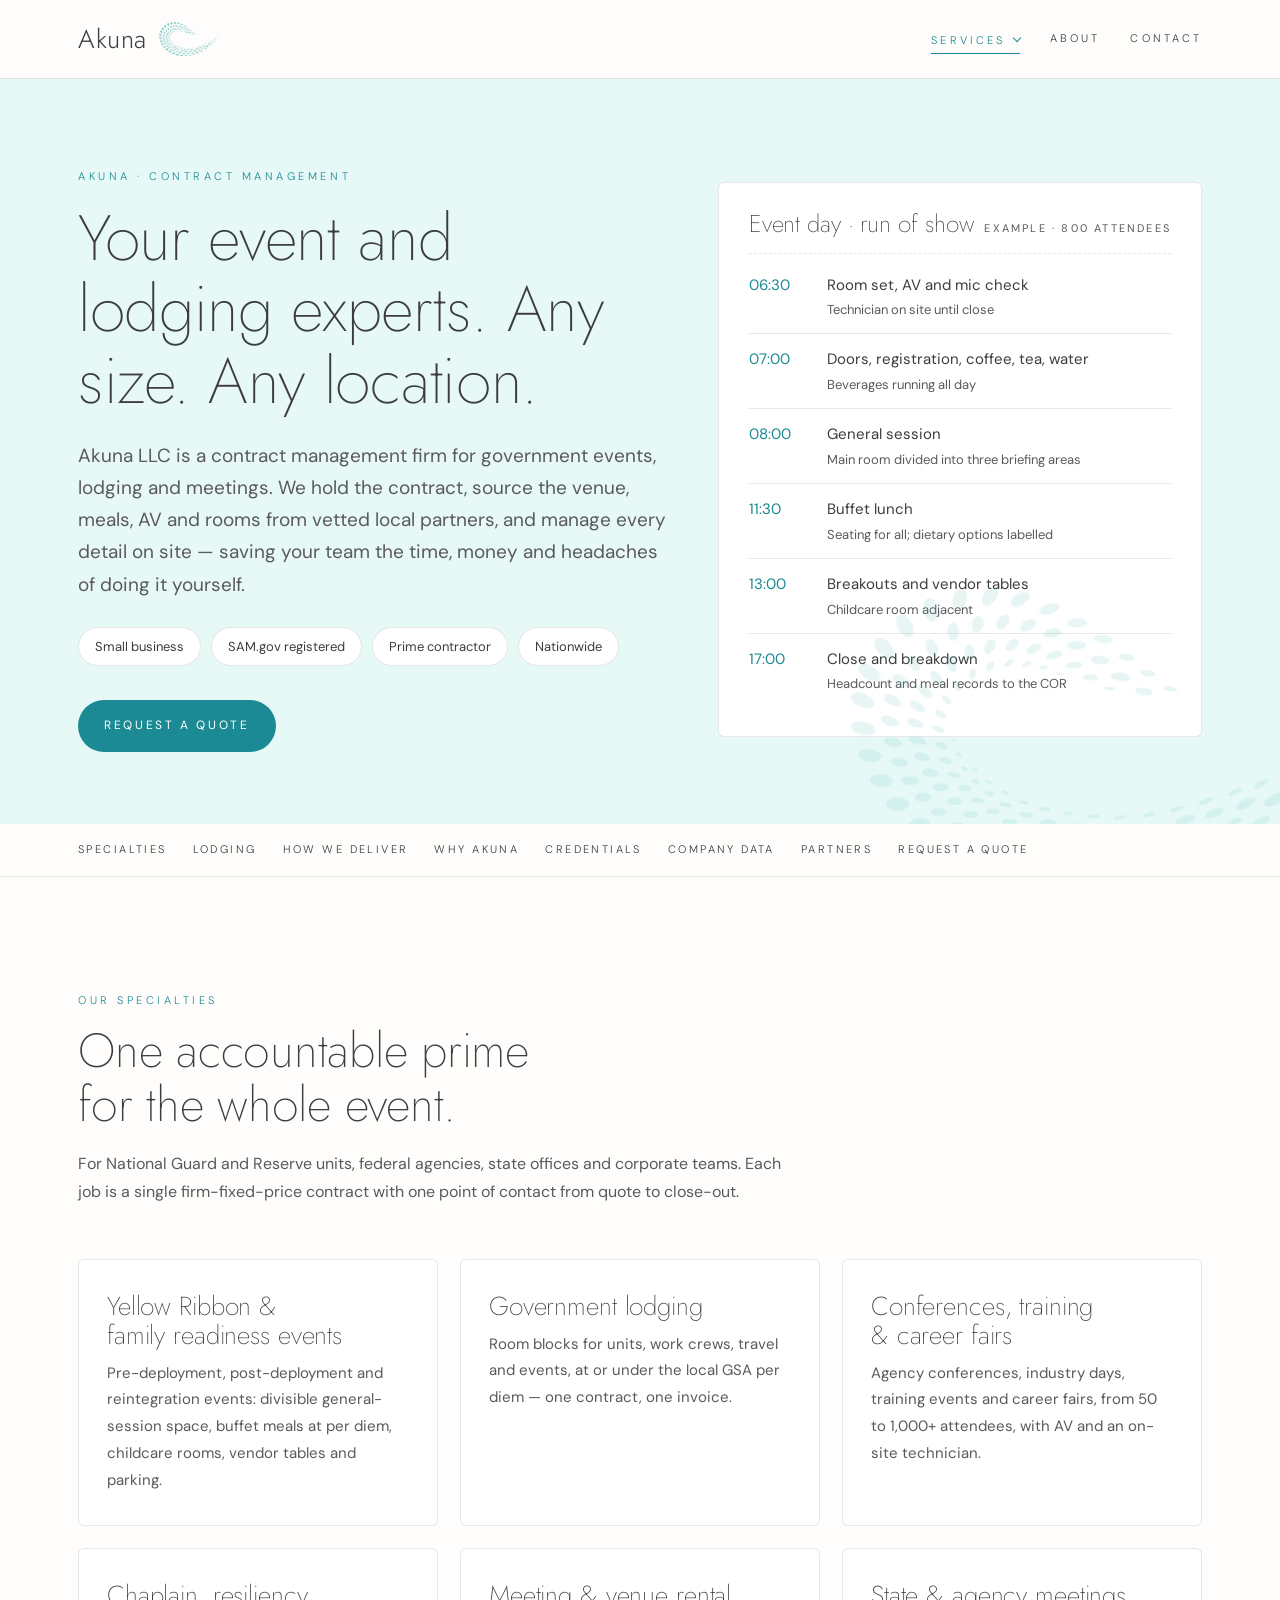
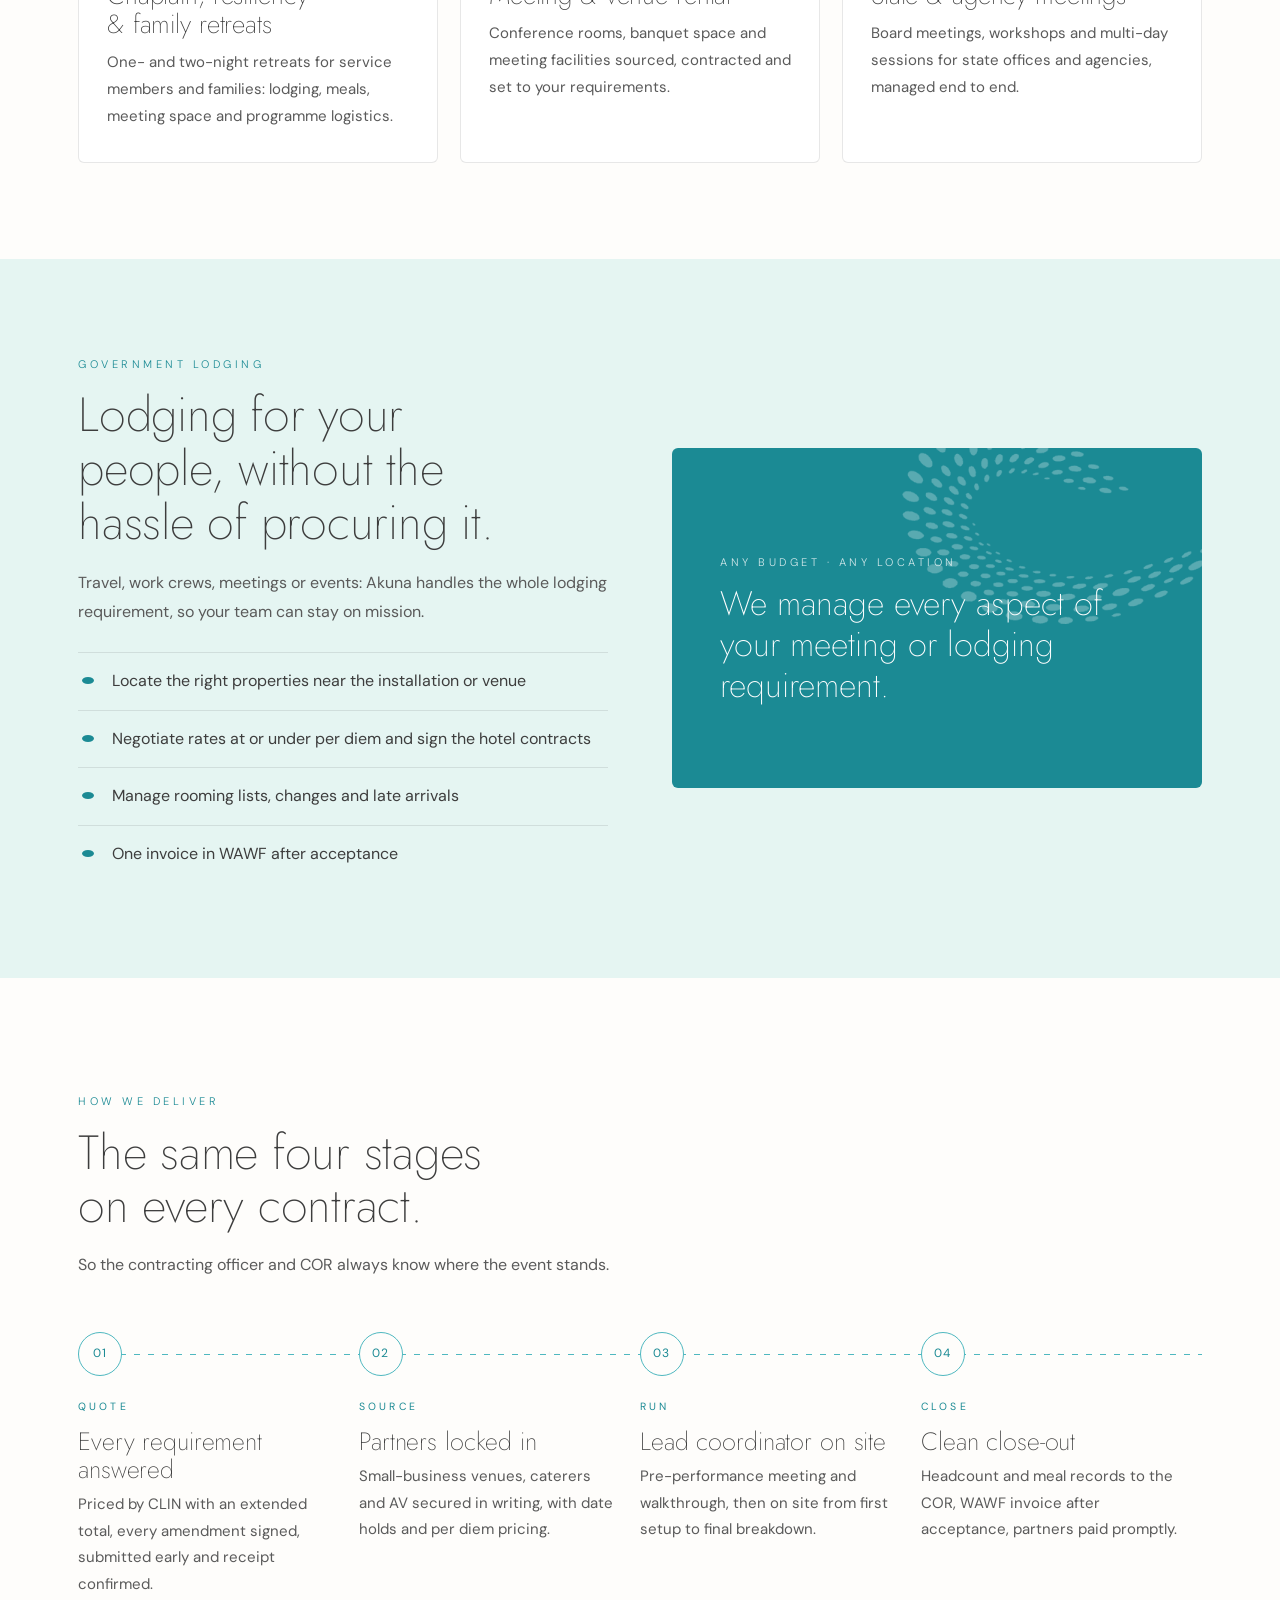
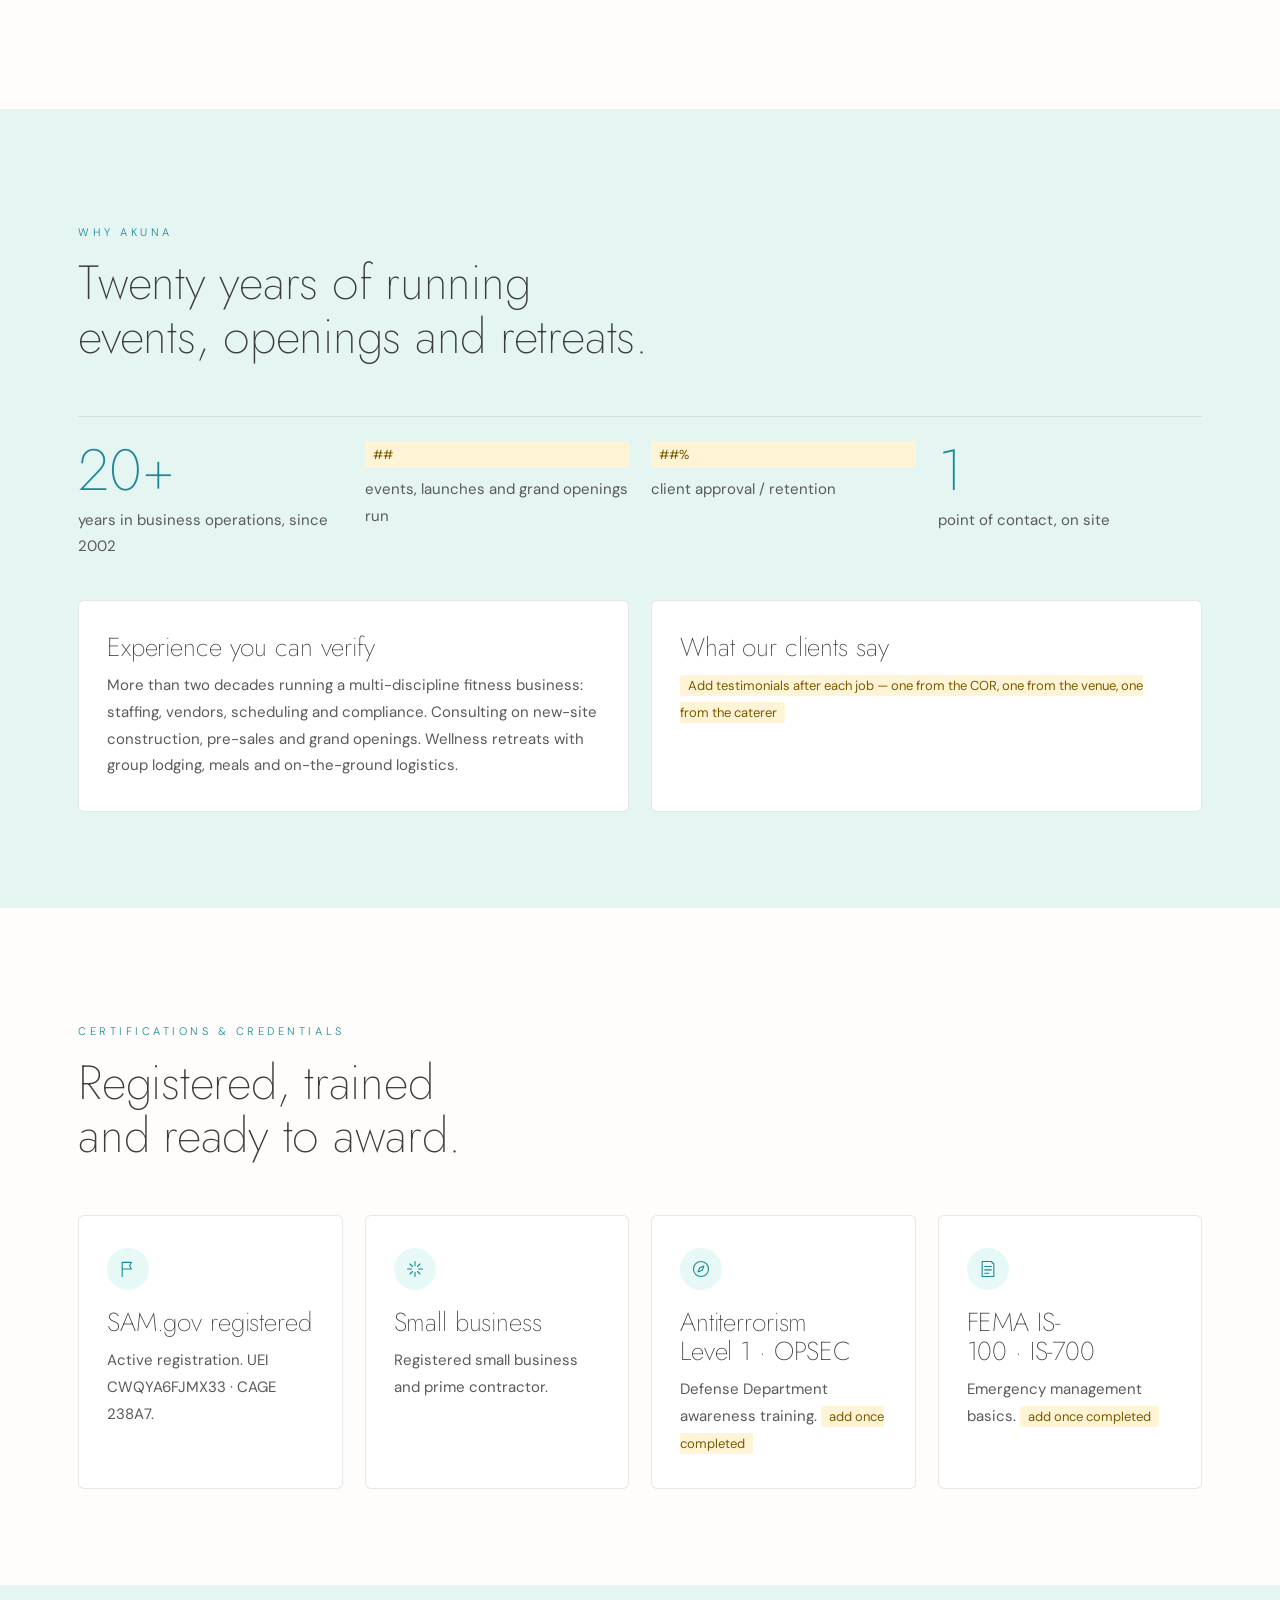
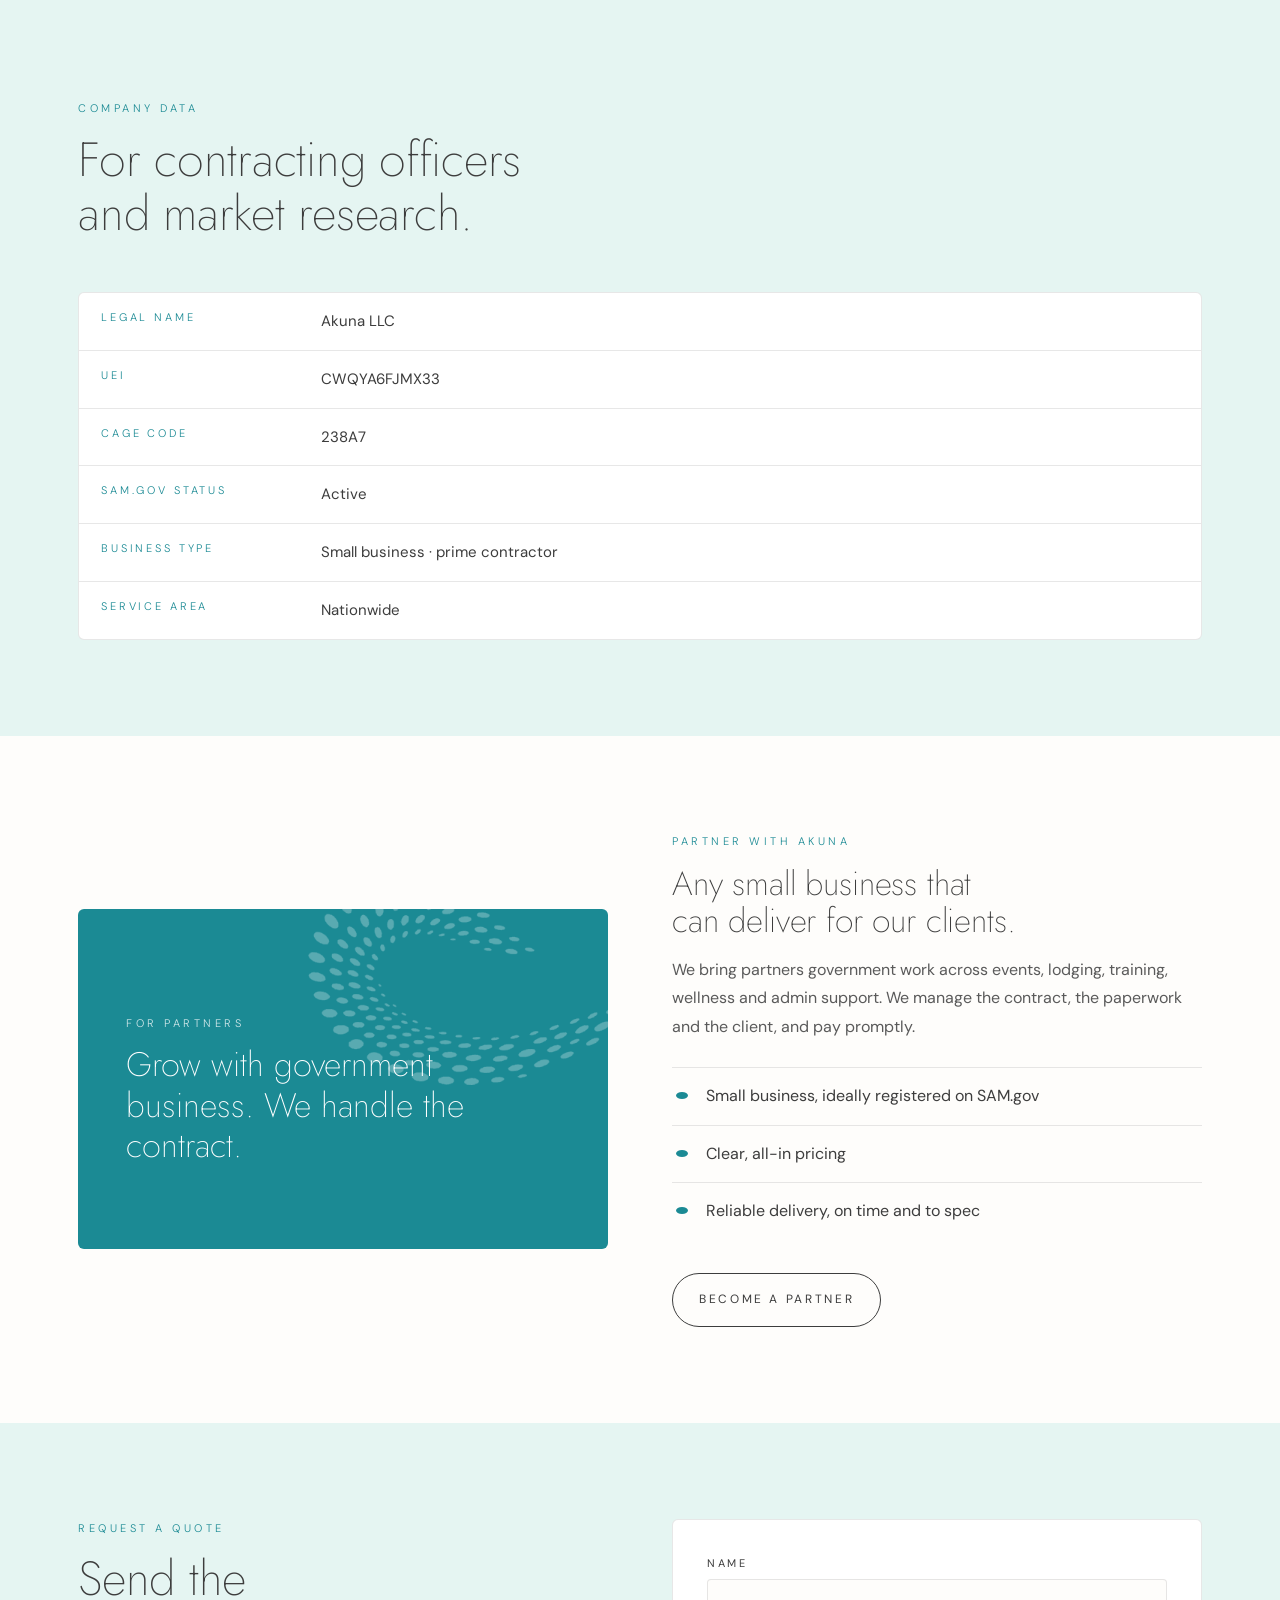
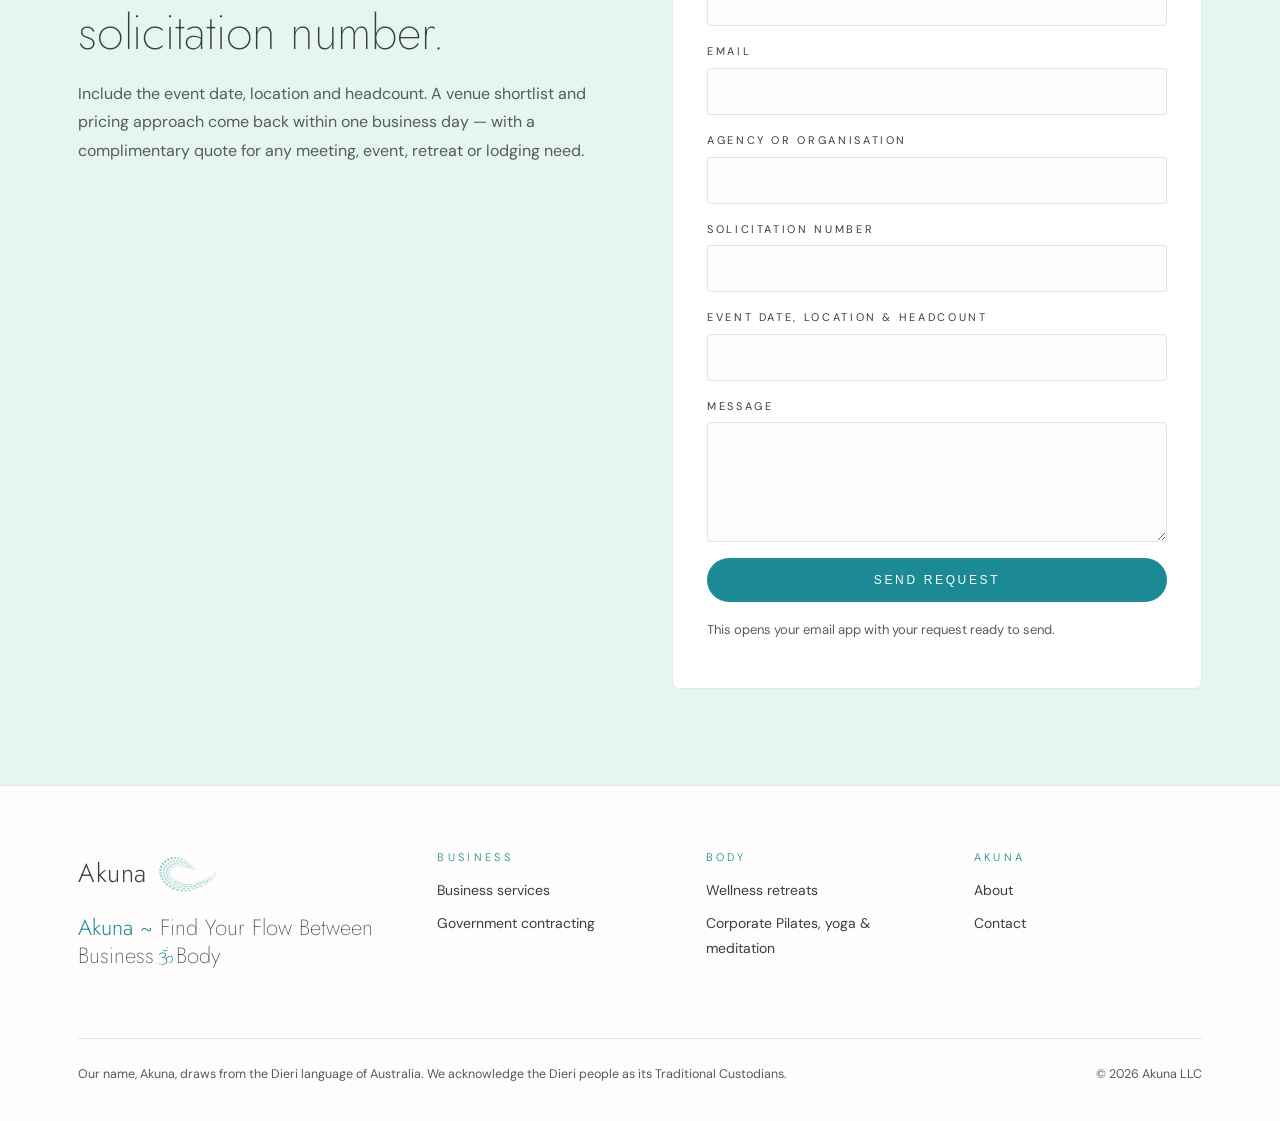
<file: contracting.html>
<!DOCTYPE html>
<html lang="en">
<head>
<meta charset="utf-8">
<meta name="viewport" content="width=device-width, initial-scale=1">
<title>Akuna LLC · Government event, lodging & contract management</title>
<meta name="description" content="Akuna LLC is a contract management firm for government events, lodging and meetings. Small business prime contractor, SAM.gov registered. Yellow Ribbon events, lodging blocks, conferences and retreats.">
<link rel="icon" type="image/png" href="img/favicon.png">
<link rel="preconnect" href="https://fonts.googleapis.com">
<link rel="preconnect" href="https://fonts.gstatic.com" crossorigin>
<link href="https://fonts.googleapis.com/css2?family=DM+Sans:wght@300;400;500&family=Jost:wght@200;300&display=swap" rel="stylesheet">
<link rel="stylesheet" href="css/akuna.css">
</head>
<body class="">
<header class="site-head">
  <div class="wrap">
    <a class="brand" href="index.html" aria-label="Akuna home"><span>Akuna</span><img src="img/flowmark.png" alt=""></a>
    <button class="menu-btn" aria-expanded="false" aria-controls="nav">Menu</button>
    <nav class="nav" id="nav" aria-label="Main">
      <div class="dd">
        <a href="business.html" class="dd-top on">Services</a>
        <div class="dd-menu">
          <a href="business.html">Akuna Business</a>
          <a href="contracting.html" aria-current="page">Government contracting</a>
          <a href="body.html">Akuna Body</a>
        </div>
      </div>
      <a href="about.html">About</a>
      <a href="contact.html">Contact</a>
    </nav>
  </div>
</header>
<main>

<section class="page-hero"><img class="ghost-mark" src="img/flowmark.png" alt="">
  <div class="wrap hero-split">
    <div><p class="label">Akuna · Contract management</p>
      <h1 style="margin-top:16px">Your event and lodging experts. Any size. Any location.</h1>
      <p class="lede">Akuna LLC is a contract management firm for government events, lodging and meetings. We hold the contract, source the venue, meals, AV and rooms from vetted local partners, and manage every detail on site — saving your team the time, money and headaches of doing it yourself.</p>
      <div class="hats"><span>Small business</span><span>SAM.gov registered</span><span>Prime contractor</span><span>Nationwide</span></div>
      <div class="btn-row"><a class="btn" href="#quote">Request a quote</a></div></div>
    <div class="runsheet">
      <div class="rs-head"><h4>Event day · run of show</h4><span>Example · 800 attendees</span></div>
      <ol>
        <li><time>06:30</time><div>Room set, AV and mic check<small>Technician on site until close</small></div></li>
        <li><time>07:00</time><div>Doors, registration, coffee, tea, water<small>Beverages running all day</small></div></li>
        <li><time>08:00</time><div>General session<small>Main room divided into three briefing areas</small></div></li>
        <li><time>11:30</time><div>Buffet lunch<small>Seating for all; dietary options labelled</small></div></li>
        <li><time>13:00</time><div>Breakouts and vendor tables<small>Childcare room adjacent</small></div></li>
        <li><time>17:00</time><div>Close and breakdown<small>Headcount and meal records to the COR</small></div></li>
      </ol>
    </div>
  </div>
</section>

<nav class="subnav" aria-label="On this page"><div class="wrap">
  <a href="#specialties">Specialties</a><a href="#lodging">Lodging</a><a href="#delivery">How we deliver</a><a href="#why">Why Akuna</a><a href="#credentials">Credentials</a><a href="#capability">Company data</a><a href="#partners">Partners</a><a href="#quote">Request a quote</a>
</div></nav>

<section id="specialties">
  <div class="wrap">
    <div class="sec-head"><p class="label">Our specialties</p><h2>One accountable prime for the whole event.</h2>
      <p>For National Guard and Reserve units, federal agencies, state offices and corporate teams. Each job is a single firm-fixed-price contract with one point of contact from quote to close-out.</p></div>
    <div class="cards">
      <div class="card"><h4>Yellow Ribbon &amp; family readiness events</h4><p>Pre-deployment, post-deployment and reintegration events: divisible general-session space, buffet meals at per diem, childcare rooms, vendor tables and parking.</p></div>
      <div class="card"><h4>Government lodging</h4><p>Room blocks for units, work crews, travel and events, at or under the local GSA per diem — one contract, one invoice.</p></div>
      <div class="card"><h4>Conferences, training &amp; career fairs</h4><p>Agency conferences, industry days, training events and career fairs, from 50 to 1,000+ attendees, with AV and an on-site technician.</p></div>
      <div class="card"><h4>Chaplain, resiliency &amp; family retreats</h4><p>One- and two-night retreats for service members and families: lodging, meals, meeting space and programme logistics.</p></div>
      <div class="card"><h4>Meeting &amp; venue rental</h4><p>Conference rooms, banquet space and meeting facilities sourced, contracted and set to your requirements.</p></div>
      <div class="card"><h4>State &amp; agency meetings</h4><p>Board meetings, workshops and multi-day sessions for state offices and agencies, managed end to end.</p></div>
    </div>
  </div>
</section>

<section class="tint" id="lodging">
  <div class="wrap split">
    <div>
      <p class="label">Government lodging</p>
      <h2 style="margin-top:14px">Lodging for your people, without the hassle of procuring it.</h2>
      <p style="margin-top:20px">Travel, work crews, meetings or events: Akuna handles the whole lodging requirement, so your team can stay on mission.</p>
      <ul class="checks">
        <li>Locate the right properties near the installation or venue</li>
        <li>Negotiate rates at or under per diem and sign the hotel contracts</li>
        <li>Manage rooming lists, changes and late arrivals</li>
        <li>One invoice in WAWF after acceptance</li>
      </ul>
    </div>
    <div class="panel"><img class="pm" src="img/flowmark-white.png" alt=""><p class="label" style="color:#fff;opacity:.8">Any budget · any location</p><p class="q">We manage every aspect of your meeting or lodging requirement.</p></div>
  </div>
</section>

<section id="delivery">
  <div class="wrap">
    <div class="sec-head"><p class="label">How we deliver</p><h2>The same four stages on every contract.</h2>
      <p>So the contracting officer and COR always know where the event stands.</p></div>
    <div class="flow">
      <div class="step"><span class="dot">01</span><p class="tag">Quote</p><h4>Every requirement answered</h4><p>Priced by CLIN with an extended total, every amendment signed, submitted early and receipt confirmed.</p></div>
      <div class="step"><span class="dot">02</span><p class="tag">Source</p><h4>Partners locked in</h4><p>Small-business venues, caterers and AV secured in writing, with date holds and per diem pricing.</p></div>
      <div class="step"><span class="dot">03</span><p class="tag">Run</p><h4>Lead coordinator on site</h4><p>Pre-performance meeting and walkthrough, then on site from first setup to final breakdown.</p></div>
      <div class="step"><span class="dot">04</span><p class="tag">Close</p><h4>Clean close-out</h4><p>Headcount and meal records to the COR, WAWF invoice after acceptance, partners paid promptly.</p></div>
    </div>
  </div>
</section>

<section class="tint" id="why">
  <div class="wrap">
    <div class="sec-head"><p class="label">Why Akuna</p><h2>Twenty years of running events, openings and retreats.</h2></div>
    <div class="stats">
      <div><span class="big">20+</span><span>years in business operations, since 2002</span></div>
      <div><span class="todo">##</span><span>events, launches and grand openings run</span></div>
      <div><span class="todo">##%</span><span>client approval / retention</span></div>
      <div><span class="big">1</span><span>point of contact, on site</span></div>
    </div>
    <div class="cards two" style="margin-top:40px">
      <div class="card"><h4>Experience you can verify</h4><p>More than two decades running a multi-discipline fitness business: staffing, vendors, scheduling and compliance. Consulting on new-site construction, pre-sales and grand openings. Wellness retreats with group lodging, meals and on-the-ground logistics.</p></div>
      <div class="card"><h4>What our clients say</h4><p><span class="todo">Add testimonials after each job — one from the COR, one from the venue, one from the caterer</span></p></div>
    </div>
  </div>
</section>

<section id="credentials">
  <div class="wrap">
    <div class="sec-head"><p class="label">Certifications &amp; credentials</p><h2>Registered, trained and ready to award.</h2></div>
    <div class="cards four">
      <div class="card"><span class="ico"><svg viewBox="0 0 24 24" fill="none" stroke="currentColor" stroke-width="1.3" stroke-linecap="round" stroke-linejoin="round" aria-hidden="true"><path d="M5 21V4M5 4h11l-2 4 2 4H5"/></svg></span><h4>SAM.gov registered</h4><p>Active registration. UEI CWQYA6FJMX33 · CAGE 238A7.</p></div>
      <div class="card"><span class="ico"><svg viewBox="0 0 24 24" fill="none" stroke="currentColor" stroke-width="1.3" stroke-linecap="round" stroke-linejoin="round" aria-hidden="true"><path d="M12 3v5M12 16v5M3 12h5M16 12h5M6 6l3 3M15 15l3 3M18 6l-3 3M9 15l-3 3"/></svg></span><h4>Small business</h4><p>Registered small business and prime contractor.</p></div>
      <div class="card"><span class="ico"><svg viewBox="0 0 24 24" fill="none" stroke="currentColor" stroke-width="1.3" stroke-linecap="round" stroke-linejoin="round" aria-hidden="true"><circle cx="12" cy="12" r="9"/><path d="m15.5 8.5-2 5-5 2 2-5z"/></svg></span><h4>Antiterrorism Level 1 · OPSEC</h4><p>Defense Department awareness training. <span class="todo">add once completed</span></p></div>
      <div class="card"><span class="ico"><svg viewBox="0 0 24 24" fill="none" stroke="currentColor" stroke-width="1.3" stroke-linecap="round" stroke-linejoin="round" aria-hidden="true"><path d="M5 3h11l3 3v15H5z"/><path d="M8 9h8M8 13h8M8 17h5"/></svg></span><h4>FEMA IS-100 · IS-700</h4><p>Emergency management basics. <span class="todo">add once completed</span></p></div>
    </div>
  </div>
</section>

<section class="tint" id="capability">
  <div class="wrap">
    <div class="sec-head"><p class="label">Company data</p><h2>For contracting officers and market research.</h2></div>
    <div class="sheet"><table>
      <tr><th scope="row">Legal name</th><td>Akuna LLC</td></tr>
      <tr><th scope="row">UEI</th><td>CWQYA6FJMX33</td></tr>
      <tr><th scope="row">CAGE code</th><td>238A7</td></tr>
      <tr><th scope="row">SAM.gov status</th><td>Active</td></tr>
      <tr><th scope="row">Business type</th><td>Small business · prime contractor</td></tr>
      <tr><th scope="row">Service area</th><td>Nationwide</td></tr>
    </table></div>
  </div>
</section>

<section id="partners">
  <div class="wrap split">
    <div class="panel"><img class="pm" src="img/flowmark-white.png" alt=""><p class="label" style="color:#fff;opacity:.8">For partners</p><p class="q">Grow with government business. We handle the contract.</p></div>
    <div>
      <p class="label">Partner with Akuna</p>
      <h3 style="margin-top:14px">Any small business that can deliver for our clients.</h3>
      <p style="margin-top:16px">We bring partners government work across events, lodging, training, wellness and admin support. We manage the contract, the paperwork and the client, and pay promptly.</p>
      <ul class="checks">
        <li>Small business, ideally registered on SAM.gov</li>
        <li>Clear, all-in pricing</li>
        <li>Reliable delivery, on time and to spec</li>
      </ul>
      <div class="btn-row"><a class="btn ghost" href="contact.html?interest=Becoming%20a%20partner">Become a partner</a></div>
    </div>
  </div>
</section>

<section class="tint" id="quote">
  <div class="wrap split" style="align-items:start">
    <div><p class="label">Request a quote</p><h2 style="margin-top:14px">Send the solicitation number.</h2>
      <p style="margin-top:20px">Include the event date, location and headcount. A venue shortlist and pricing approach come back within one business day — with a complimentary quote for any meeting, event, retreat or lodging need.</p></div>
    <form class="enquiry" id="quoteform" novalidate>
      <label>Name<input name="name" autocomplete="name" required></label>
      <label>Email<input name="email" type="email" autocomplete="email" required></label>
      <label>Agency or organisation<input name="org" autocomplete="organization"></label>
      <label>Solicitation number<input name="sol"></label>
      <label>Event date, location &amp; headcount<input name="details"></label>
      <label>Message<textarea name="message"></textarea></label>
      <button class="btn" type="submit" style="justify-content:center;border:0;cursor:pointer">Send request</button>
      <p class="note">This opens your email app with your request ready to send.</p>
      <p class="ok" id="qok" role="status">Your email app should now be open with your request ready to send.</p>
    </form>
  </div>
</section>
<script>
(function(){
  var f=document.getElementById('quoteform');
  f.addEventListener('submit',function(e){
    e.preventDefault();
    if(!f.name.value.trim()||!f.email.value.trim()){f.name.focus();return}
    var s='Quote request: '+(f.sol.value.trim()||'government contract')+' — '+f.name.value.trim();
    var b='Name: '+f.name.value.trim()+'\nEmail: '+f.email.value.trim()+'\nAgency/organisation: '+f.org.value.trim()+'\nSolicitation: '+f.sol.value.trim()+'\nDate/location/headcount: '+f.details.value.trim()+'\n\n'+f.message.value;
    document.getElementById('qok').style.display='block';
    window.location.href='mailto:contracts@akunahouse.com?subject='+encodeURIComponent(s)+'&body='+encodeURIComponent(b);
  });
})();
</script>
</main>
<footer class="site-foot">
  <div class="wrap">
    <div class="foot-grid">
      <div>
        <a class="brand" href="index.html"><span>Akuna</span><img src="img/flowmark.png" alt=""></a>
        <p class="foot-tag"><b>Akuna ~</b> Find Your Flow Between Business<img class="om" src="img/om.png" alt=" Om ">Body</p>
      </div>
      <div><h5>Business</h5><ul>
        <li><a href="business.html">Business services</a></li>
        <li><a href="contracting.html">Government contracting</a></li></ul></div>
      <div><h5>Body</h5><ul>
        <li><a href="body.html#retreats">Wellness retreats</a></li>
        <li><a href="body.html#classes">Corporate Pilates, yoga &amp; meditation</a></li></ul></div>
      <div><h5>Akuna</h5><ul>
        <li><a href="about.html">About</a></li>
        <li><a href="contact.html">Contact</a></li></ul></div>
    </div>
    <div class="ack">
      <span>Our name, Akuna, draws from the Dieri language of Australia. We acknowledge the Dieri people as its Traditional Custodians.</span>
      <span>© 2026 Akuna LLC</span>
    </div>
  </div>
</footer>
<script>
(function(){var b=document.querySelector('.menu-btn'),n=document.getElementById('nav');
if(b)b.addEventListener('click',function(){var o=n.classList.toggle('open');b.setAttribute('aria-expanded',o)});})();
</script>
</body>
</html>
</file>
<file: css/akuna.css>
/* Akuna LLC — site styles. Built from the 2026 Akuna Brand Identity Guidelines.
   Display: Neutra Display Thin (licensed) — Jost 200 is the web stand-in. Body/UI: DM Sans. */
:root{
  --logo-teal:#6BBFBE;
  --charcoal:#3D3D3D;
  --ink-soft:#5A5A5A;
  --warm-white:#FEFDFB;
  --seafoam-mist:#E5F5F2;
  /* Business */
  --marine:#1B8A94; --mid-teal:#4FB8C0; --seafoam:#8FDDD9; --pale-teal:#E6F9F7;
  /* Body */
  --cobalt:#1D6FA5; --azure:#4A9FD1; --sky:#8FCBEA; --pale-sky:#EAF6FC;
  /* Pillar accent (overridden per page) */
  --accent:var(--marine); --accent-2:var(--mid-teal); --accent-hi:var(--seafoam); --accent-tint:var(--pale-teal);
  --display:"Jost","Neutra Display","Futura","Century Gothic",sans-serif;
  --body:"DM Sans",system-ui,-apple-system,"Segoe UI",sans-serif;
  --wrap:1180px;
  --line:rgba(61,61,61,.12);
}
.pillar-body{--accent:var(--cobalt);--accent-2:var(--azure);--accent-hi:var(--sky);--accent-tint:var(--pale-sky)}
*{box-sizing:border-box}
html{scroll-behavior:smooth}
@media (prefers-reduced-motion:reduce){html{scroll-behavior:auto}*{animation:none!important;transition:none!important}}
body{margin:0;background:var(--warm-white);color:var(--ink-soft);font-family:var(--body);font-size:16px;line-height:1.78;-webkit-font-smoothing:antialiased}
img{max-width:100%;display:block}
a{color:var(--accent)}
a:focus-visible,button:focus-visible{outline:2px solid var(--accent);outline-offset:3px}
.wrap{max-width:var(--wrap);margin:0 auto;padding:0 28px}
h1,h2,h3,h4{font-family:var(--display);font-weight:200;color:var(--charcoal);line-height:1.12;margin:0;letter-spacing:-.005em;text-wrap:balance}
h1{font-size:clamp(42px,6.2vw,64px)}
h2{font-size:clamp(34px,4.4vw,48px)}
h3{font-size:clamp(26px,2.6vw,36px)}
h4{font-size:24px}
p{margin:0 0 1em}
.label{font-family:var(--body);font-weight:300;font-size:11px;letter-spacing:.32em;text-transform:uppercase;color:var(--accent)}
.lede{font-size:19px;line-height:1.7;max-width:36em;color:var(--ink-soft)}
.muted{color:var(--ink-soft)}

/* Header */
.site-head{position:sticky;top:0;z-index:20;background:rgba(254,253,251,.94);backdrop-filter:saturate(140%) blur(8px);border-bottom:1px solid var(--line)}
.site-head .wrap{display:flex;align-items:center;justify-content:space-between;gap:24px;height:78px}
.brand{display:flex;align-items:center;gap:12px;text-decoration:none;color:var(--charcoal)}
.brand img{height:34px;width:auto}
.brand span{font-family:var(--display);font-weight:300;font-size:26px;letter-spacing:.02em}
.nav{display:flex;align-items:center;gap:30px}
.nav a{font-weight:300;font-size:11px;letter-spacing:.28em;text-transform:uppercase;color:var(--charcoal);text-decoration:none;padding:6px 0;border-bottom:1px solid transparent}
.nav a:hover,.nav a[aria-current="page"]{border-bottom-color:var(--accent);color:var(--accent)}
.nav a.btn{border:0;padding:11px 20px;letter-spacing:.2em;white-space:nowrap}
.dd{position:relative}
.dd-top::after{content:"";display:inline-block;width:5px;height:5px;border-right:1px solid currentColor;border-bottom:1px solid currentColor;transform:rotate(45deg);margin:0 0 3px 9px}
.dd-top.on{color:var(--accent);border-bottom-color:var(--accent)}
.dd-menu{display:none;position:absolute;top:100%;left:-18px;min-width:250px;background:var(--warm-white);border:1px solid var(--line);border-radius:6px;padding:10px 0;box-shadow:0 18px 40px -22px rgba(0,0,0,.25)}
.dd:hover .dd-menu,.dd:focus-within .dd-menu{display:block}
.dd-menu a{display:block;padding:10px 18px;border:0!important}
.dd-menu a:hover{background:var(--seafoam-mist)}
.menu-btn{display:none;background:none;border:1px solid var(--line);border-radius:999px;padding:9px 16px;font:300 11px var(--body);letter-spacing:.28em;text-transform:uppercase;color:var(--charcoal);cursor:pointer}

/* Buttons */
.btn{display:inline-flex;align-items:center;gap:10px;padding:15px 26px;border-radius:999px;background:var(--accent);color:#fff!important;text-decoration:none;font-weight:400;font-size:12px;letter-spacing:.22em;text-transform:uppercase;transition:background .2s,transform .2s}
.btn:hover{background:var(--charcoal);transform:translateY(-1px)}
.btn.ghost{background:transparent;color:var(--charcoal)!important;border:1px solid var(--charcoal)}
.btn.ghost:hover{background:var(--charcoal);color:#fff!important}
.btn.light{background:#fff;color:var(--accent)!important}
.btn.light:hover{background:var(--charcoal);color:#fff!important}
.btn-row{display:flex;flex-wrap:wrap;gap:14px;margin-top:34px}

/* Hero */
.hero{position:relative;overflow:hidden;padding:96px 0 110px;background:linear-gradient(180deg,var(--warm-white) 0%,var(--seafoam-mist) 100%)}
.hero .wrap{display:block}
.hero .tagline{max-width:none}
.hero{padding:84px 0 92px}
.hero-grid{display:grid;grid-template-columns:1.15fr .85fr;gap:56px;align-items:end}
.hero-lede{margin:0 0 8px;font-size:21px;line-height:1.6;color:var(--charcoal);border-left:2px solid var(--logo-teal);padding-left:26px}
@media (max-width:900px){.hero-grid{grid-template-columns:1fr;gap:28px}}
.tagline{font-family:var(--display);font-weight:200;font-size:clamp(40px,5.6vw,66px);line-height:1.08;color:var(--charcoal)}
.tagline .ak{color:var(--marine);font-weight:300}
.foot-tag .om{height:.85em;width:auto;display:inline-block;vertical-align:-.1em;margin:0 .14em 0 .12em}
.tagline .om{height:.82em;width:auto;display:inline-block;vertical-align:-.1em;margin:0 .14em 0 .12em}
.tagline .sym{color:var(--logo-teal)}
.hero-mark{position:relative}
.hero-mark img{width:100%;max-width:560px;margin-left:auto;animation:drift 14s ease-in-out infinite alternate}
@keyframes drift{from{transform:translateX(0) rotate(0)}to{transform:translateX(-14px) rotate(-2deg)}}

/* Page hero (inner pages) */
.page-hero{padding:88px 0 72px;background:var(--accent-tint);position:relative;overflow:hidden}
.page-hero h1{max-width:15em}
.page-hero .lede{margin-top:22px}
.page-hero .ghost-mark{position:absolute;right:-90px;bottom:-60px;width:520px;opacity:.16;pointer-events:none}

.hero-split{display:grid;grid-template-columns:1.1fr .9fr;gap:48px;align-items:center}
@media (max-width:1000px){.hero-split{grid-template-columns:1fr}}

.subnav{position:sticky;top:78px;z-index:15;background:rgba(254,253,251,.96);border-bottom:1px solid var(--line);overflow-x:auto}
.subnav .wrap{display:flex;gap:26px;height:52px;align-items:center;white-space:nowrap}
.subnav a{font-weight:300;font-size:11px;letter-spacing:.22em;text-transform:uppercase;color:var(--charcoal);text-decoration:none}
.subnav a:hover{color:var(--accent)}
.stats{display:grid;grid-template-columns:repeat(4,1fr);gap:22px;border-top:1px solid var(--line)}
.stats>div{padding-top:24px;display:flex;flex-direction:column;gap:8px;font-size:15px}
.stats .big{font-family:var(--display);font-weight:200;font-size:58px;line-height:1;color:var(--accent)}
@media (max-width:820px){.stats{grid-template-columns:1fr 1fr}}
section[id]{scroll-margin-top:140px}

/* Sections */
section{padding:96px 0}
.sec-head{max-width:720px;margin-bottom:52px}
.sec-head h2{margin-top:14px}
.sec-head p{margin-top:18px}
.tint{background:var(--seafoam-mist)}
.tint-accent{background:var(--accent-tint)}
.rule{border-top:1px solid var(--line)}

/* Who we serve */
.serve{display:grid;grid-template-columns:1fr 1fr;gap:64px;align-items:center}
.serve blockquote{margin:0;font-family:var(--display);font-weight:200;font-size:clamp(28px,3vw,38px);line-height:1.25;color:var(--charcoal)}
.hats{display:flex;flex-wrap:wrap;gap:10px;margin-top:26px}
.hats span{border:1px solid var(--line);border-radius:999px;padding:7px 16px;font-size:13px;color:var(--charcoal);background:#fff}

/* Pillars */
.pillars{display:grid;grid-template-columns:1fr 1fr;gap:28px}
.pillar{position:relative;overflow:hidden;border-radius:6px;padding:52px 46px 46px;color:#fff;min-height:440px;display:flex;flex-direction:column;text-decoration:none;transition:transform .3s}
.pillar:hover{transform:translateY(-4px)}
.pillar.biz{background:var(--marine)}
.pillar.bod{background:var(--cobalt)}
.pillar .pmark{width:150px;opacity:.95}
.pillar .pname{font-family:var(--display);font-weight:200;font-size:44px;line-height:1;margin-top:28px;color:#fff}
.pillar .pspaced{font-weight:300;font-size:11px;letter-spacing:.6em;margin-top:10px;opacity:.85}
.pillar p{margin-top:22px;color:rgba(255,255,255,.88);max-width:30em}
.pillar ul{list-style:none;padding:0;margin:auto 0 0;display:flex;flex-wrap:wrap;gap:8px}
.pillar li{font-size:12.5px;padding:6px 13px;border:1px solid rgba(255,255,255,.4);border-radius:999px}
.pillar .go{position:absolute;top:44px;right:44px;font-size:11px;letter-spacing:.28em;text-transform:uppercase;opacity:.8}
.pillar .bg-words{position:absolute;right:-6px;bottom:84px;text-align:right;font-family:var(--display);font-weight:200;line-height:.95;opacity:.13;pointer-events:none;text-transform:uppercase}

/* Values */
.values{display:grid;grid-template-columns:repeat(4,1fr);border-top:1px solid var(--line)}
.value{padding:34px 26px 10px 0;border-right:1px solid var(--line);margin-right:26px}
.value:last-child{border-right:0;margin-right:0}
.value .n{font-size:11px;letter-spacing:.3em;color:var(--logo-teal)}
.value h4{margin:12px 0 10px;font-size:30px}
.value p{font-size:15px}

/* Type pattern banner */
.typebanner{position:relative;background:var(--accent);color:#fff;overflow:hidden;padding:0}
.typebanner .wrap{display:grid;grid-template-columns:1fr 1.2fr;min-height:420px;align-items:stretch}
.typebanner .tb-copy{padding:72px 0;display:flex;flex-direction:column;justify-content:center;position:relative}
.typebanner .tb-copy .vert{position:absolute;left:-46px;top:50%;transform:translateY(-50%) rotate(180deg);writing-mode:vertical-rl;font-size:10px;letter-spacing:.5em;opacity:.6}
.typebanner .kicker{font-family:var(--display);font-weight:200;font-size:28px;color:rgba(255,255,255,.85)}
.typebanner .big{font-family:var(--display);font-weight:200;font-size:clamp(70px,10vw,132px);line-height:.92;letter-spacing:.02em;color:#fff;display:flex;align-items:center}
.typebanner .big svg{height:.72em;width:auto;margin:0 .02em}
.stack{display:flex;flex-direction:column;align-items:flex-end;justify-content:flex-end;padding:40px 0 34px;text-transform:uppercase;font-family:var(--display);font-weight:200;line-height:.96;color:rgba(255,255,255,.9);text-align:right}
.stack span{display:block;margin-top:8px}
.stack .s1{font-size:13px;opacity:.45;letter-spacing:.3em}
.stack .s2{font-size:20px;opacity:.55;letter-spacing:.18em}
.stack .s3{font-size:32px;opacity:.7}
.stack .s4{font-size:52px;opacity:.85}
.stack .s5{font-size:clamp(70px,8.5vw,108px);opacity:1}

/* Cards */
.cards{display:grid;grid-template-columns:repeat(3,1fr);gap:22px}
.cards.four{grid-template-columns:repeat(4,1fr)}
.cards.two{grid-template-columns:repeat(2,1fr)}
.card{background:#fff;border:1px solid var(--line);border-radius:6px;padding:32px 28px;display:flex;flex-direction:column;gap:10px;transition:border-color .2s,transform .2s}
.card:hover{border-color:var(--accent-2);transform:translateY(-2px)}
.card .ico{width:42px;height:42px;border-radius:50%;background:var(--accent-tint);display:grid;place-items:center;color:var(--accent);margin-bottom:8px}
.card .ico svg{width:20px;height:20px}
.card h4{font-size:26px}
.card p{font-size:15px;margin:0}
.card .tag{font-size:10.5px;letter-spacing:.28em;text-transform:uppercase;color:var(--accent)}
a.card{text-decoration:none;color:inherit}
.card .more{margin-top:auto;padding-top:14px;font-size:11px;letter-spacing:.26em;text-transform:uppercase;color:var(--accent)}

/* Problems */
.problems{display:grid;grid-template-columns:repeat(3,1fr);gap:22px}
.problem{border-top:2px solid var(--accent);padding-top:22px}
.problem h4{font-size:25px;margin-bottom:12px}
.problem p{font-size:15px}

/* Flow steps */
.flow{display:grid;grid-template-columns:repeat(4,1fr);gap:0;counter-reset:s;position:relative}
.flow::before{content:"";position:absolute;left:0;right:0;top:22px;height:1px;background:repeating-linear-gradient(90deg,var(--accent-2) 0 6px,transparent 6px 14px)}
.step{position:relative;padding-right:24px}
.step .dot{width:44px;height:44px;border-radius:50%;background:var(--warm-white);border:1px solid var(--accent-2);display:grid;place-items:center;font-size:12px;letter-spacing:.1em;color:var(--accent);position:relative}
.tint .step .dot,.tint-accent .step .dot{background:var(--accent-tint)}
.step .tag{margin-top:22px;font-size:10.5px;letter-spacing:.3em;text-transform:uppercase;color:var(--accent)}
.step h4{font-size:25px;margin:8px 0 8px}
.step p{font-size:15px}

/* Pricing */
.prices{display:grid;grid-template-columns:repeat(4,1fr);gap:18px;align-items:stretch}
.price{background:#fff;border:1px solid var(--line);border-radius:6px;padding:30px 26px;display:flex;flex-direction:column;position:relative}
.price .flowbar{height:4px;border-radius:2px;background:var(--accent-hi);margin-bottom:22px}
.price:nth-child(2) .flowbar{background:var(--mid-teal)}
.price:nth-child(3) .flowbar{background:var(--marine)}
.price:nth-child(4) .flowbar{background:var(--charcoal)}
.price h4{font-size:32px}
.price .amt{font-family:var(--display);font-weight:200;font-size:44px;color:var(--charcoal);margin:14px 0 2px;line-height:1}
.price .amt small{font-family:var(--body);font-size:13px;color:var(--ink-soft)}
.price .pitch{font-size:15px;color:var(--charcoal);margin:12px 0 18px;min-height:3.4em}
.price ul{list-style:none;padding:0;margin:0 0 24px;font-size:14.5px}
.price li{padding:8px 0 8px 22px;border-top:1px solid var(--line);position:relative}
.price li::before{content:"";position:absolute;left:2px;top:17px;width:8px;height:5px;border-radius:50%;background:var(--logo-teal)}
.price .btn{margin-top:auto;justify-content:center}
.price.featured{border:1px solid var(--marine);box-shadow:0 18px 40px -24px rgba(27,138,148,.55)}
.price .badge{position:absolute;top:-11px;left:26px;background:var(--marine);color:#fff;font-size:10px;letter-spacing:.24em;text-transform:uppercase;padding:4px 10px;border-radius:999px}
.fine{font-size:13.5px;color:var(--ink-soft);margin-top:22px}

/* SOP list */
.sops{border-top:1px solid var(--line)}
.sop{display:grid;grid-template-columns:1fr auto;gap:24px;align-items:baseline;padding:24px 0;border-bottom:1px solid var(--line)}
.sop h4{font-size:26px}
.sop p{margin:6px 0 0;font-size:15px}
.sop .p{font-family:var(--display);font-weight:200;font-size:34px;color:var(--charcoal)}

/* Split */
.split{display:grid;grid-template-columns:1fr 1fr;gap:64px;align-items:center}
.panel{border-radius:6px;background:var(--accent);color:#fff;padding:48px;position:relative;overflow:hidden;min-height:340px;display:flex;flex-direction:column;justify-content:flex-end}
.panel .pm{position:absolute;top:-30px;right:-60px;width:360px;opacity:.28}
.panel .q{font-family:var(--display);font-weight:200;font-size:34px;line-height:1.2;position:relative}
.checks{list-style:none;padding:0;margin:26px 0 0}
.checks li{padding:14px 0 14px 34px;border-top:1px solid var(--line);position:relative;color:var(--charcoal)}
.checks li::before{content:"";position:absolute;left:4px;top:24px;width:12px;height:7px;border-radius:50%;background:var(--accent)}

/* Timeline (about) */
.timeline{border-top:1px solid var(--line)}
.tl{display:grid;grid-template-columns:200px 1fr;gap:28px;padding:26px 0;border-bottom:1px solid var(--line)}
.tl .k{font-size:11px;letter-spacing:.3em;text-transform:uppercase;color:var(--accent);padding-top:6px}
.tl h4{font-size:26px;margin-bottom:6px}
.tl p{margin:0;font-size:15.5px}

/* Data sheet (contracting) */
.sheet{background:#fff;border:1px solid var(--line);border-radius:6px;overflow-x:auto}
.sheet table{width:100%;border-collapse:collapse;font-size:15px;min-width:560px}
.sheet th,.sheet td{text-align:left;padding:15px 22px;border-bottom:1px solid var(--line);vertical-align:top}
.sheet th{width:220px;font-weight:300;font-size:11px;letter-spacing:.26em;text-transform:uppercase;color:var(--accent)}
.sheet tr:last-child th,.sheet tr:last-child td{border-bottom:0}
.sheet td{color:var(--charcoal)}
.naics{list-style:none;margin:0;padding:0;display:grid;grid-template-columns:1fr 1fr;gap:4px 28px}
.naics b{font-weight:500;color:var(--marine);margin-right:8px;font-variant-numeric:tabular-nums}
.todo{background:#FFF4D6;color:#7a5a00;padding:2px 8px;border-radius:3px;font-size:13px}
.runsheet{background:#fff;border:1px solid var(--line);border-radius:6px;padding:28px 30px}
.runsheet .rs-head{display:flex;justify-content:space-between;align-items:baseline;border-bottom:1px dashed var(--line);padding-bottom:14px;margin-bottom:6px}
.runsheet .rs-head h4{font-size:24px}
.runsheet .rs-head span{font-size:11px;letter-spacing:.2em;text-transform:uppercase;color:var(--ink-soft)}
.runsheet ol{list-style:none;margin:0;padding:0}
.runsheet li{display:grid;grid-template-columns:64px 1fr;gap:14px;padding:12px 0;border-bottom:1px solid var(--line);font-size:15px;color:var(--charcoal)}
.runsheet li:last-child{border-bottom:0}
.runsheet time{color:var(--accent);font-variant-numeric:tabular-nums}
.runsheet small{display:block;color:var(--ink-soft);font-size:13px}

/* Contact */
.contact-grid>*{min-width:0}
.contact-grid{display:grid;grid-template-columns:1.1fr .9fr;gap:56px;align-items:start}
.cinfo{border-top:1px solid var(--line)}
.cinfo div{display:grid;grid-template-columns:130px 1fr;gap:18px;padding:20px 0;border-bottom:1px solid var(--line)}
.cinfo dt{font-size:11px;letter-spacing:.28em;text-transform:uppercase;color:var(--accent);padding-top:5px}
.cinfo dd{margin:0;font-size:18px;color:var(--charcoal)}
.cinfo a{color:var(--charcoal)}
form.enquiry{background:#fff;border:1px solid var(--line);border-radius:6px;padding:34px;display:grid;gap:16px}
form.enquiry label{display:grid;gap:6px;font-size:11px;letter-spacing:.24em;text-transform:uppercase;color:var(--charcoal)}
form.enquiry input,form.enquiry select,form.enquiry textarea{width:100%;min-width:0;max-width:100%;font:16px var(--body);color:var(--charcoal);border:1px solid var(--line);border-radius:4px;padding:12px 14px;background:var(--warm-white);letter-spacing:0;text-transform:none}
form.enquiry textarea{min-height:120px;resize:vertical}
form.enquiry .note{font-size:13px;color:var(--ink-soft);text-transform:none;letter-spacing:0}
form.enquiry .ok{display:none;background:var(--pale-teal);color:var(--marine);border-radius:4px;padding:14px 16px;font-size:14.5px}

/* CTA band */
.cta-band{background:var(--charcoal);color:#fff;text-align:center;padding:100px 0;position:relative;overflow:hidden}
.cta-band h2{color:#fff;max-width:16em;margin:0 auto}
.cta-band p{color:rgba(255,255,255,.75);max-width:34em;margin:20px auto 0}
.cta-band .btn-row{justify-content:center}
.cta-band .cm{position:absolute;left:50%;top:50%;width:900px;transform:translate(-50%,-50%);opacity:.06;pointer-events:none}

/* Footer */
.site-foot{background:var(--warm-white);border-top:1px solid var(--line);padding:64px 0 36px;font-size:14px}
.foot-grid{display:grid;grid-template-columns:1.4fr 1fr 1fr 1fr;gap:40px}
.foot-grid h5{font:300 11px var(--body);letter-spacing:.3em;text-transform:uppercase;color:var(--accent);margin:0 0 14px}
.foot-grid ul{list-style:none;padding:0;margin:0;display:grid;gap:8px}
.foot-grid a{color:var(--charcoal);text-decoration:none}
.foot-grid a:hover{color:var(--accent)}
.foot-tag{font-family:var(--display);font-weight:200;font-size:22px;color:var(--charcoal);margin-top:16px;line-height:1.3}
.foot-tag b{font-weight:300;color:var(--marine)}
.ack{margin-top:46px;padding-top:24px;border-top:1px solid var(--line);display:flex;justify-content:space-between;gap:24px;flex-wrap:wrap;font-size:12.5px;color:var(--ink-soft)}

/* Responsive */
@media (max-width:1000px){
  .hero .wrap,.serve,.split,.contact-grid,.typebanner .wrap{grid-template-columns:1fr}
  .hero-mark img{max-width:420px;margin:0 auto}
  .cards,.cards.four,.prices{grid-template-columns:1fr 1fr}
  .values{grid-template-columns:1fr 1fr}
  .value:nth-child(2){border-right:0;margin-right:0}
  .flow{grid-template-columns:1fr 1fr;row-gap:36px}
  .flow::before{display:none}
  .foot-grid{grid-template-columns:1fr 1fr}
  .stack{align-items:flex-start;text-align:left;padding-top:0}
  .typebanner .tb-copy .vert{display:none}
}
@media (max-width:820px){
  .nav{display:none;position:absolute;top:78px;left:0;right:0;background:var(--warm-white);flex-direction:column;align-items:flex-start;padding:18px 28px 28px;border-bottom:1px solid var(--line);gap:16px}
  .nav.open{display:flex}
  .menu-btn{display:block}
  .dd-menu{display:block;position:static;border:0;box-shadow:none;padding:4px 0 0 14px;background:none;min-width:0}
  .dd-menu a{padding:8px 0}
  .dd-top::after{display:none}
  .pillars,.problems,.cards.two{grid-template-columns:1fr}
}
@media (max-width:600px){
  section{padding:70px 0}
  .hero{padding:64px 0 80px}
  .cards,.cards.four,.prices,.values,.flow{grid-template-columns:1fr}
  .value{border-right:0;margin-right:0}
  .pillar{padding:40px 30px;min-height:400px}
  .tl,.cinfo div{grid-template-columns:1fr;gap:4px}
  .naics{grid-template-columns:1fr}
  .foot-grid{grid-template-columns:1fr}
  .sop{grid-template-columns:1fr}
}

.bio-photo{width:100%;max-width:440px;aspect-ratio:4/5;object-fit:cover;border-radius:4px;display:block;margin:0 auto}
.team-row{margin-top:56px}
.team-card{display:flex;gap:28px;align-items:center;background:#fff;border:1px solid var(--line);border-radius:4px;padding:28px;max-width:640px}
.team-mark{width:120px;height:120px;flex:none;border-radius:50%;background:#f4fbfa;display:flex;align-items:center;justify-content:center}
.team-mark img{width:84px}
@media (max-width:600px){.team-card{flex-direction:column;text-align:center}}
</file>
